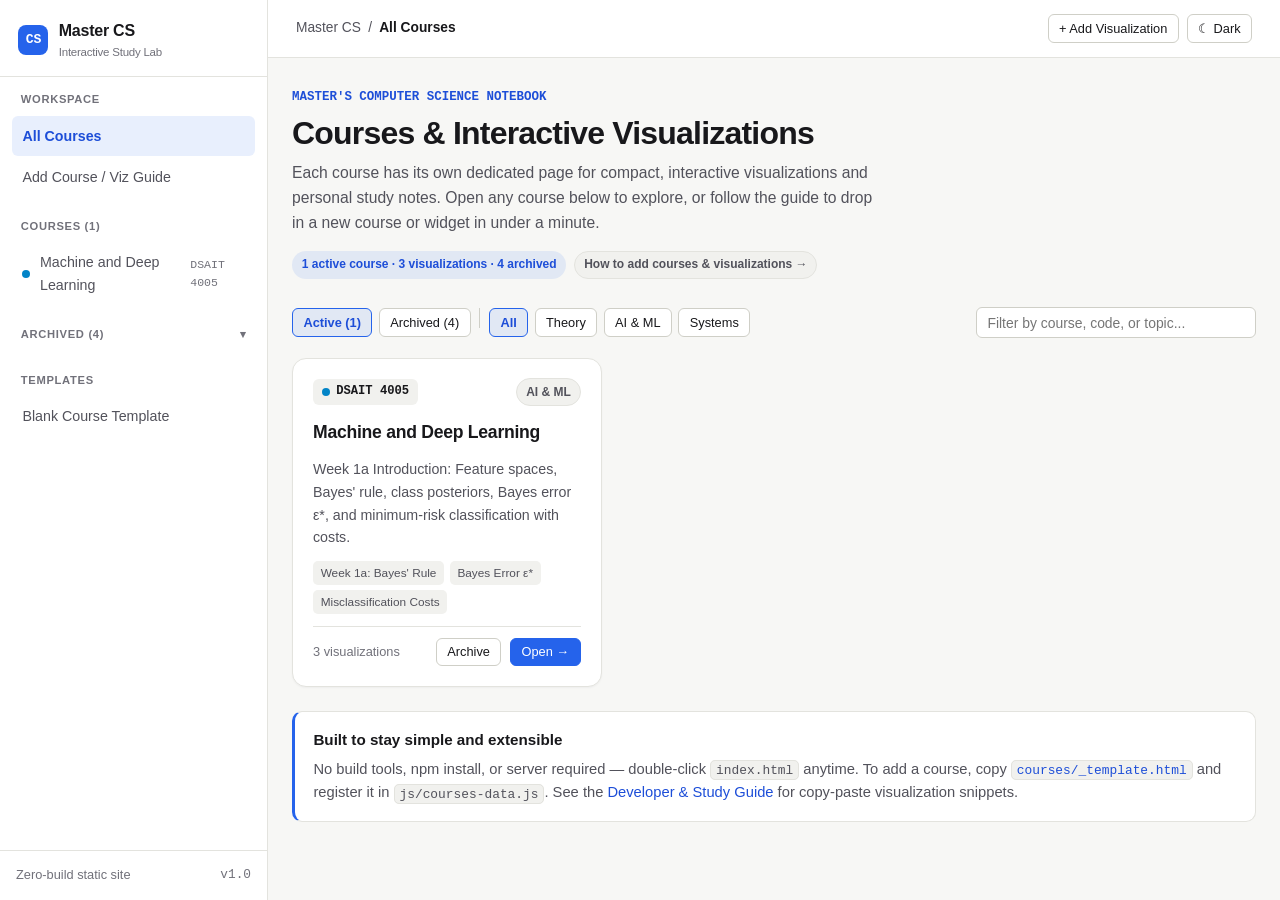
<file: index.html>
<!DOCTYPE html>
<html lang="en">
<head>
  <meta charset="UTF-8" />
  <meta name="viewport" content="width=device-width, initial-scale=1.0" />
  <title>Master CS — Interactive Study Hub</title>
  <link rel="icon" type="image/svg+xml" href="data:image/svg+xml,%3Csvg xmlns='http://www.w3.org/2000/svg' viewBox='0 0 32 32'%3E%3Crect width='32' height='32' rx='8' fill='%232563eb'/%3E%3Ctext x='16' y='21' text-anchor='middle' fill='white' font-family='monospace' font-size='14' font-weight='bold'%3ECS%3C/text%3E%3C/svg%3E" />
  <link rel="stylesheet" href="styles/main.css" />
</head>
<body data-root="." data-page="home">
  <div id="page-content">
    <header class="page-header">
      <div class="page-kicker">MASTER'S COMPUTER SCIENCE NOTEBOOK</div>
      <h1 class="page-title">Courses &amp; Interactive Visualizations</h1>
      <p class="page-desc">
        Each course has its own dedicated page for compact, interactive visualizations and personal study notes.
        Open any course below to explore, or follow the guide to drop in a new course or widget in under a minute.
      </p>
      <div class="topic-jump-bar">
        <span class="badge badge-accent" id="hub-stats">Loading courses...</span>
        <a href="guide.html" class="badge">How to add courses &amp; visualizations →</a>
      </div>
    </header>

    <section class="filter-bar" aria-label="Course filters">
      <div class="filter-pills" id="category-filters"></div>
      <input
        id="course-search"
        type="search"
        class="input search-input"
        placeholder="Filter by course, code, or topic..."
        aria-label="Filter courses"
      />
    </section>

    <section class="course-grid" id="course-grid" aria-label="Course list"></section>

    <div class="callout">
      <h4>Built to stay simple and extensible</h4>
      <p>
        No build tools, npm install, or server required — double-click <code>index.html</code> anytime.
        To add a course, copy <a href="courses/_template.html"><code>courses/_template.html</code></a> and register it in
        <code>js/courses-data.js</code>. See the <a href="guide.html">Developer &amp; Study Guide</a> for copy-paste visualization snippets.
      </p>
    </div>
  </div>

  <script src="js/courses-data.js"></script>
  <script src="js/layout.js"></script>
  <script src="js/home.js"></script>
</body>
</html>
</file>
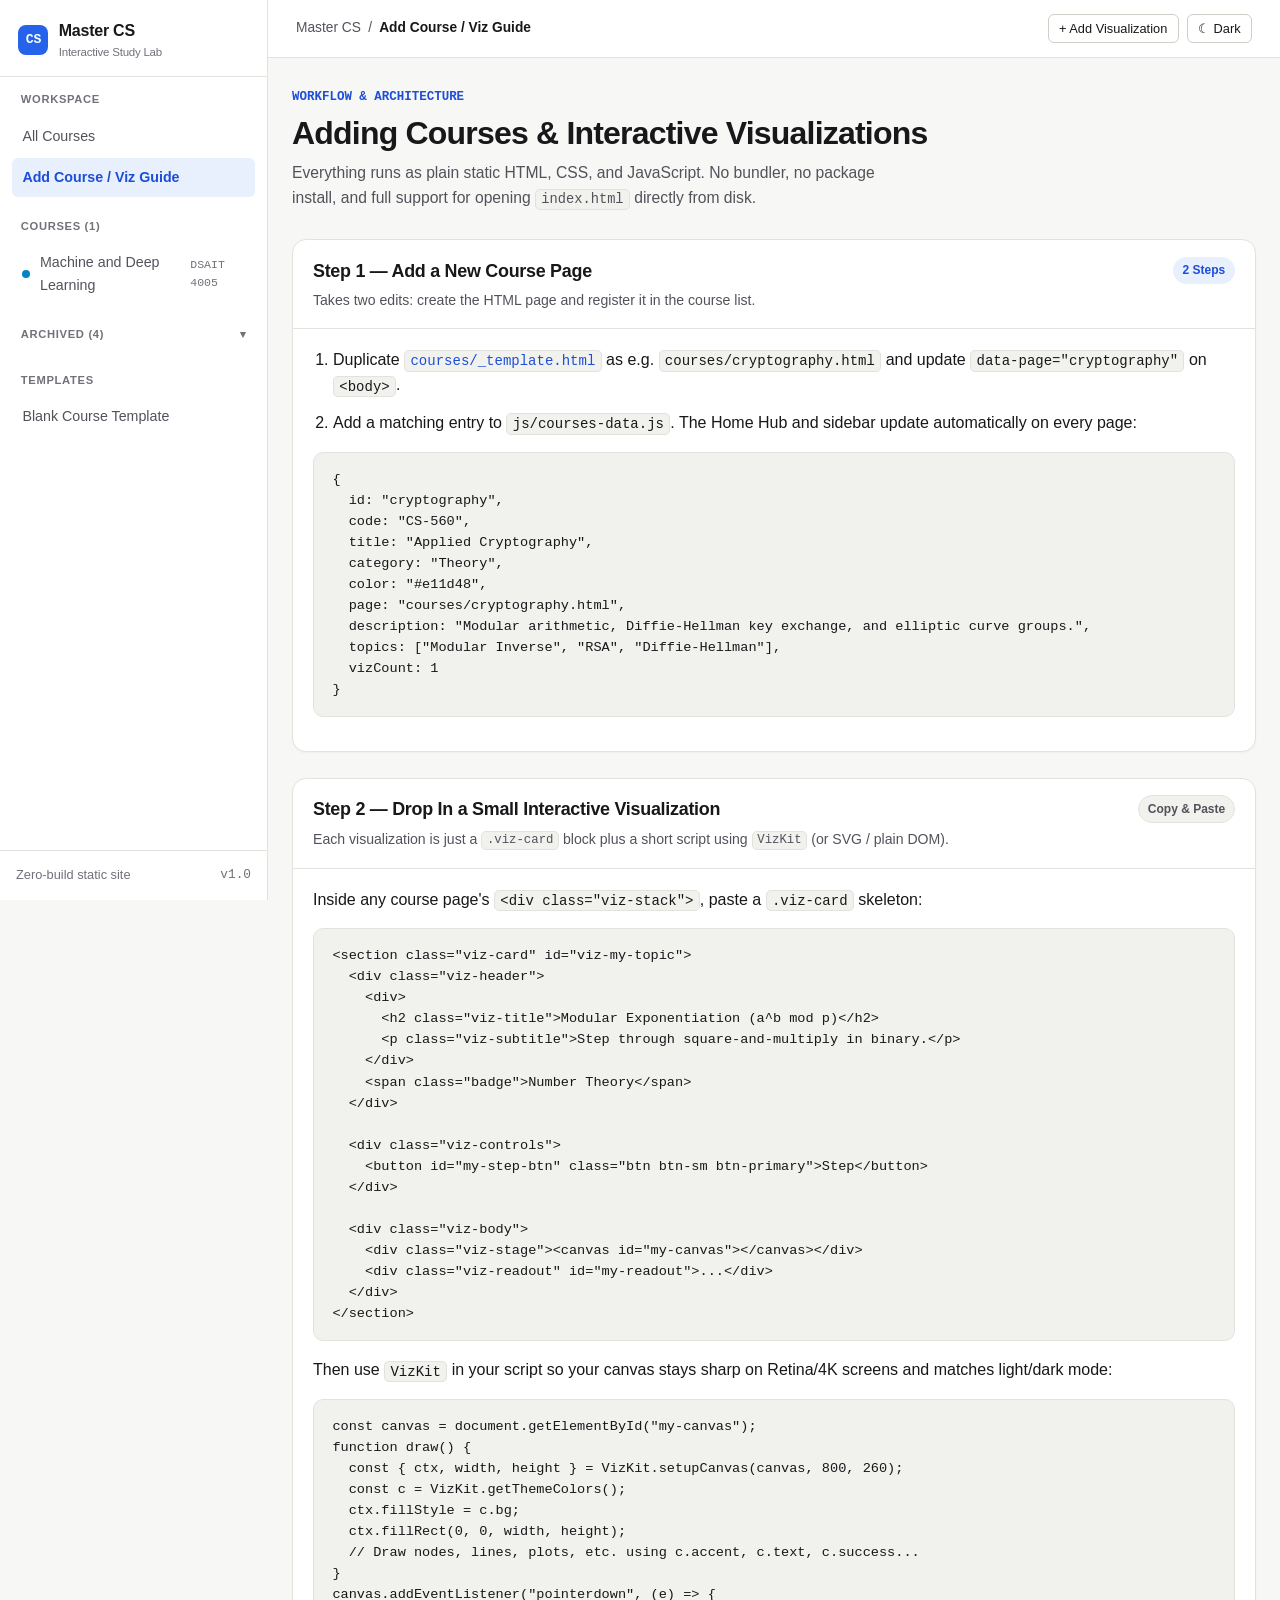
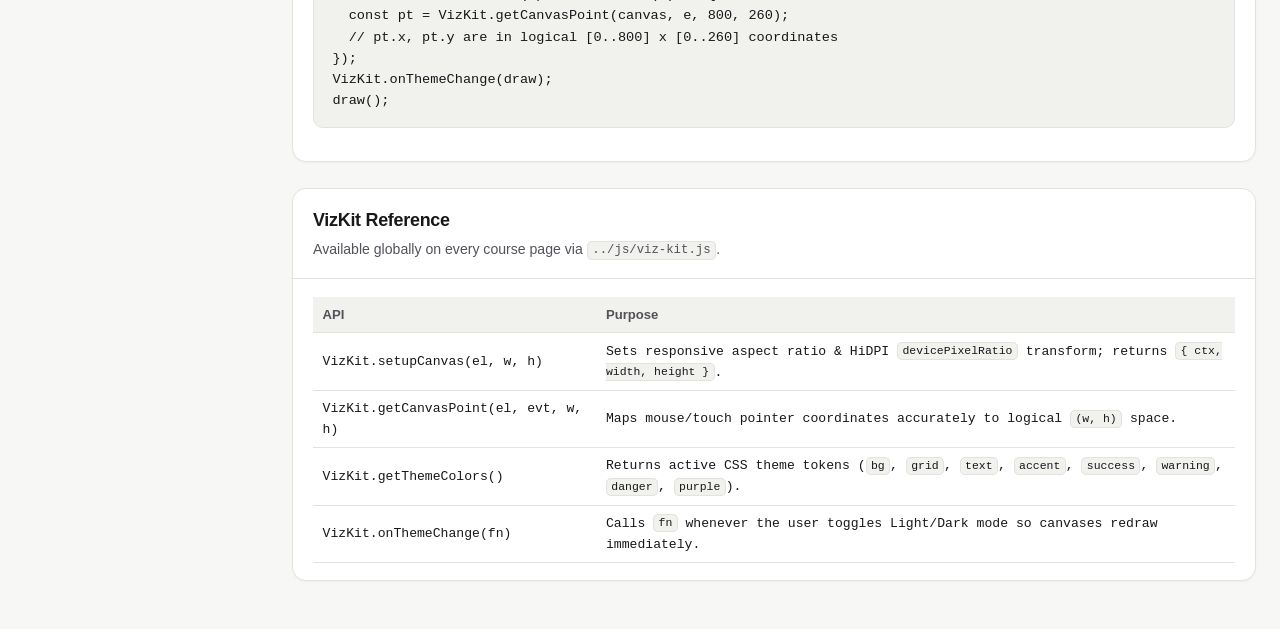
<file: guide.html>
<!DOCTYPE html>
<html lang="en">
<head>
  <meta charset="UTF-8" />
  <meta name="viewport" content="width=device-width, initial-scale=1.0" />
  <title>Add Course &amp; Visualization Guide — Master CS</title>
  <link rel="icon" type="image/svg+xml" href="data:image/svg+xml,%3Csvg xmlns='http://www.w3.org/2000/svg' viewBox='0 0 32 32'%3E%3Crect width='32' height='32' rx='8' fill='%232563eb'/%3E%3Ctext x='16' y='21' text-anchor='middle' fill='white' font-family='monospace' font-size='14' font-weight='bold'%3ECS%3C/text%3E%3C/svg%3E" />
  <link rel="stylesheet" href="styles/main.css" />
</head>
<body data-root="." data-page="guide">
  <div id="page-content">
    <header class="page-header">
      <div class="page-kicker">WORKFLOW &amp; ARCHITECTURE</div>
      <h1 class="page-title">Adding Courses &amp; Interactive Visualizations</h1>
      <p class="page-desc">
        Everything runs as plain static HTML, CSS, and JavaScript. No bundler, no package install, and full support for opening <code>index.html</code> directly from disk.
      </p>
    </header>

    <div class="viz-stack">
      <section class="viz-card">
        <div class="viz-header">
          <div>
            <h2 class="viz-title">Step 1 — Add a New Course Page</h2>
            <p class="viz-subtitle">Takes two edits: create the HTML page and register it in the course list.</p>
          </div>
          <span class="badge badge-accent">2 Steps</span>
        </div>
        <div class="viz-body">
          <ol style="margin-top:0; padding-left:1.25rem;">
            <li style="margin-bottom:0.75rem;">
              Duplicate <a href="courses/_template.html"><code>courses/_template.html</code></a> as e.g. <code>courses/cryptography.html</code> and update <code>data-page="cryptography"</code> on <code>&lt;body&gt;</code>.
            </li>
            <li>
              Add a matching entry to <code>js/courses-data.js</code>. The Home Hub and sidebar update automatically on every page:
            </li>
          </ol>
<pre><code>{
  id: "cryptography",
  code: "CS-560",
  title: "Applied Cryptography",
  category: "Theory",
  color: "#e11d48",
  page: "courses/cryptography.html",
  description: "Modular arithmetic, Diffie-Hellman key exchange, and elliptic curve groups.",
  topics: ["Modular Inverse", "RSA", "Diffie-Hellman"],
  vizCount: 1
}</code></pre>
        </div>
      </section>

      <section class="viz-card">
        <div class="viz-header">
          <div>
            <h2 class="viz-title">Step 2 — Drop In a Small Interactive Visualization</h2>
            <p class="viz-subtitle">Each visualization is just a <code>.viz-card</code> block plus a short script using <code>VizKit</code> (or SVG / plain DOM).</p>
          </div>
          <span class="badge">Copy &amp; Paste</span>
        </div>
        <div class="viz-body">
          <p style="margin-top:0;">
            Inside any course page's <code>&lt;div class="viz-stack"&gt;</code>, paste a <code>.viz-card</code> skeleton:
          </p>
<pre><code>&lt;section class="viz-card" id="viz-my-topic"&gt;
  &lt;div class="viz-header"&gt;
    &lt;div&gt;
      &lt;h2 class="viz-title"&gt;Modular Exponentiation (a^b mod p)&lt;/h2&gt;
      &lt;p class="viz-subtitle"&gt;Step through square-and-multiply in binary.&lt;/p&gt;
    &lt;/div&gt;
    &lt;span class="badge"&gt;Number Theory&lt;/span&gt;
  &lt;/div&gt;

  &lt;div class="viz-controls"&gt;
    &lt;button id="my-step-btn" class="btn btn-sm btn-primary"&gt;Step&lt;/button&gt;
  &lt;/div&gt;

  &lt;div class="viz-body"&gt;
    &lt;div class="viz-stage"&gt;&lt;canvas id="my-canvas"&gt;&lt;/canvas&gt;&lt;/div&gt;
    &lt;div class="viz-readout" id="my-readout"&gt;...&lt;/div&gt;
  &lt;/div&gt;
&lt;/section&gt;</code></pre>

          <p>Then use <code>VizKit</code> in your script so your canvas stays sharp on Retina/4K screens and matches light/dark mode:</p>
<pre><code>const canvas = document.getElementById("my-canvas");
function draw() {
  const { ctx, width, height } = VizKit.setupCanvas(canvas, 800, 260);
  const c = VizKit.getThemeColors();
  ctx.fillStyle = c.bg;
  ctx.fillRect(0, 0, width, height);
  // Draw nodes, lines, plots, etc. using c.accent, c.text, c.success...
}
canvas.addEventListener("pointerdown", (e) =&gt; {
  const pt = VizKit.getCanvasPoint(canvas, e, 800, 260);
  // pt.x, pt.y are in logical [0..800] x [0..260] coordinates
});
VizKit.onThemeChange(draw);
draw();</code></pre>
        </div>
      </section>

      <section class="viz-card">
        <div class="viz-header">
          <div>
            <h2 class="viz-title">VizKit Reference</h2>
            <p class="viz-subtitle">Available globally on every course page via <code>../js/viz-kit.js</code>.</p>
          </div>
        </div>
        <div class="viz-body">
          <table class="data-table">
            <thead>
              <tr>
                <th>API</th>
                <th>Purpose</th>
              </tr>
            </thead>
            <tbody>
              <tr>
                <td>VizKit.setupCanvas(el, w, h)</td>
                <td>Sets responsive aspect ratio &amp; HiDPI <code>devicePixelRatio</code> transform; returns <code>{ ctx, width, height }</code>.</td>
              </tr>
              <tr>
                <td>VizKit.getCanvasPoint(el, evt, w, h)</td>
                <td>Maps mouse/touch pointer coordinates accurately to logical <code>(w, h)</code> space.</td>
              </tr>
              <tr>
                <td>VizKit.getThemeColors()</td>
                <td>Returns active CSS theme tokens (<code>bg</code>, <code>grid</code>, <code>text</code>, <code>accent</code>, <code>success</code>, <code>warning</code>, <code>danger</code>, <code>purple</code>).</td>
              </tr>
              <tr>
                <td>VizKit.onThemeChange(fn)</td>
                <td>Calls <code>fn</code> whenever the user toggles Light/Dark mode so canvases redraw immediately.</td>
              </tr>
            </tbody>
          </table>
        </div>
      </section>
    </div>
  </div>

  <script src="js/courses-data.js"></script>
  <script src="js/layout.js"></script>
</body>
</html>
</file>
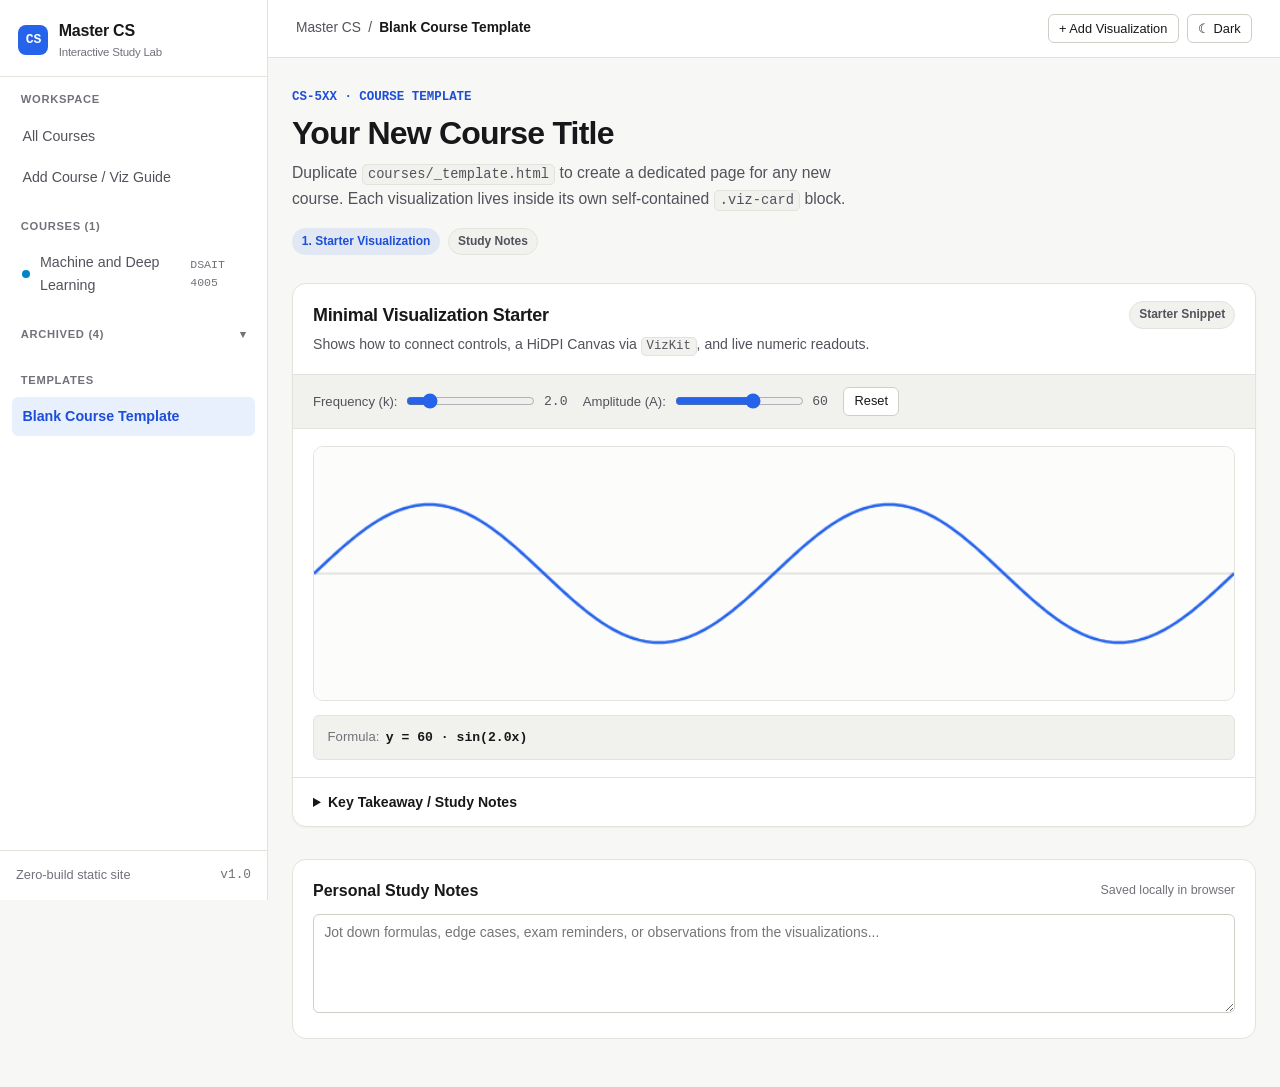
<file: courses/_template.html>
<!DOCTYPE html>
<html lang="en">
<head>
  <meta charset="UTF-8" />
  <meta name="viewport" content="width=device-width, initial-scale=1.0" />
  <title>Course Template — Master CS</title>
  <link rel="icon" type="image/svg+xml" href="data:image/svg+xml,%3Csvg xmlns='http://www.w3.org/2000/svg' viewBox='0 0 32 32'%3E%3Crect width='32' height='32' rx='8' fill='%232563eb'/%3E%3Ctext x='16' y='21' text-anchor='middle' fill='white' font-family='monospace' font-size='14' font-weight='bold'%3ECS%3C/text%3E%3C/svg%3E" />
  <link rel="stylesheet" href="../styles/main.css" />
</head>
<!--
  HOW TO USE THIS TEMPLATE:
  1. Copy this file to courses/your-course.html
  2. Change data-page="template" below to match your course id (e.g. data-page="cryptography")
  3. Add an entry for your course in ../js/courses-data.js
  4. Replace the example .viz-card below with your own visualizations!
-->
<body data-root=".." data-page="template">
  <div id="page-content">
    <header class="page-header">
      <div class="page-kicker">CS-5XX · COURSE TEMPLATE</div>
      <h1 class="page-title">Your New Course Title</h1>
      <p class="page-desc">
        Duplicate <code>courses/_template.html</code> to create a dedicated page for any new course.
        Each visualization lives inside its own self-contained <code>.viz-card</code> block.
      </p>
      <div class="topic-jump-bar">
        <a href="#viz-example" class="badge badge-accent">1. Starter Visualization</a>
        <a href="#course-notes" class="badge">Study Notes</a>
      </div>
    </header>

    <div class="viz-stack">
      <!-- ================================================================
           VISUALIZATION SLOT (Copy this <section class="viz-card"> to add more!)
           ================================================================ -->
      <section class="viz-card" id="viz-example">
        <div class="viz-header">
          <div>
            <h2 class="viz-title">Minimal Visualization Starter</h2>
            <p class="viz-subtitle">
              Shows how to connect controls, a HiDPI Canvas via <code>VizKit</code>, and live numeric readouts.
            </p>
          </div>
          <span class="badge">Starter Snippet</span>
        </div>

        <div class="viz-controls">
          <div class="control-group">
            <label for="tmpl-freq">Frequency (k):</label>
            <input id="tmpl-freq" type="range" min="1" max="8" step="0.5" value="2" />
            <span class="mono" id="tmpl-freq-val">2.0</span>
          </div>
          <div class="control-group">
            <label for="tmpl-amp">Amplitude (A):</label>
            <input id="tmpl-amp" type="range" min="10" max="90" step="5" value="60" />
            <span class="mono" id="tmpl-amp-val">60</span>
          </div>
          <button id="tmpl-reset" class="btn btn-sm" type="button">Reset</button>
        </div>

        <div class="viz-body">
          <div class="viz-stage">
            <canvas id="tmpl-canvas"></canvas>
          </div>
          <div class="viz-readout">
            <span class="metric">
              <span class="metric-label">Formula:</span>
              <span class="metric-value" id="tmpl-formula">y = 60 · sin(2.0x)</span>
            </span>
          </div>
        </div>

        <details class="viz-notes">
          <summary>Key Takeaway / Study Notes</summary>
          <p>
            Use this collapsible panel under any visualization to capture definitions, proofs, or edge cases you want to remember for exams.
          </p>
        </details>
      </section>
    </div>

    <!-- Optional persistent per-page study notes saved in browser localStorage -->
    <div id="course-notes"></div>
  </div>

  <script src="../js/courses-data.js"></script>
  <script src="../js/layout.js"></script>
  <script src="../js/viz-kit.js"></script>
  <script>
    (function () {
      const canvas = document.getElementById("tmpl-canvas");
      const freqInput = document.getElementById("tmpl-freq");
      const ampInput = document.getElementById("tmpl-amp");
      const freqVal = document.getElementById("tmpl-freq-val");
      const ampVal = document.getElementById("tmpl-amp-val");
      const formulaEl = document.getElementById("tmpl-formula");
      const resetBtn = document.getElementById("tmpl-reset");

      const W = 800;
      const H = 220;

      function draw() {
        const { ctx } = VizKit.setupCanvas(canvas, W, H);
        const colors = VizKit.getThemeColors();
        const k = parseFloat(freqInput.value);
        const A = parseFloat(ampInput.value);

        freqVal.textContent = k.toFixed(1);
        ampVal.textContent = A.toFixed(0);
        formulaEl.textContent = `y = ${A} · sin(${k.toFixed(1)}x)`;

        ctx.fillStyle = colors.bg;
        ctx.fillRect(0, 0, W, H);

        // Center axis
        ctx.strokeStyle = colors.borderStrong;
        ctx.lineWidth = 1;
        ctx.beginPath();
        ctx.moveTo(0, H / 2);
        ctx.lineTo(W, H / 2);
        ctx.stroke();

        // Curve
        ctx.strokeStyle = colors.accent;
        ctx.lineWidth = 2.5;
        ctx.beginPath();
        for (let px = 0; px <= W; px += 2) {
          const t = (px / W) * Math.PI * 2;
          const y = H / 2 - A * Math.sin(k * t);
          if (px === 0) ctx.moveTo(px, y);
          else ctx.lineTo(px, y);
        }
        ctx.stroke();
      }

      freqInput.addEventListener("input", draw);
      ampInput.addEventListener("input", draw);
      resetBtn.addEventListener("click", () => {
        freqInput.value = "2";
        ampInput.value = "60";
        draw();
      });
      VizKit.onThemeChange(draw);
      draw();
    })();
  </script>
</body>
</html>
</file>
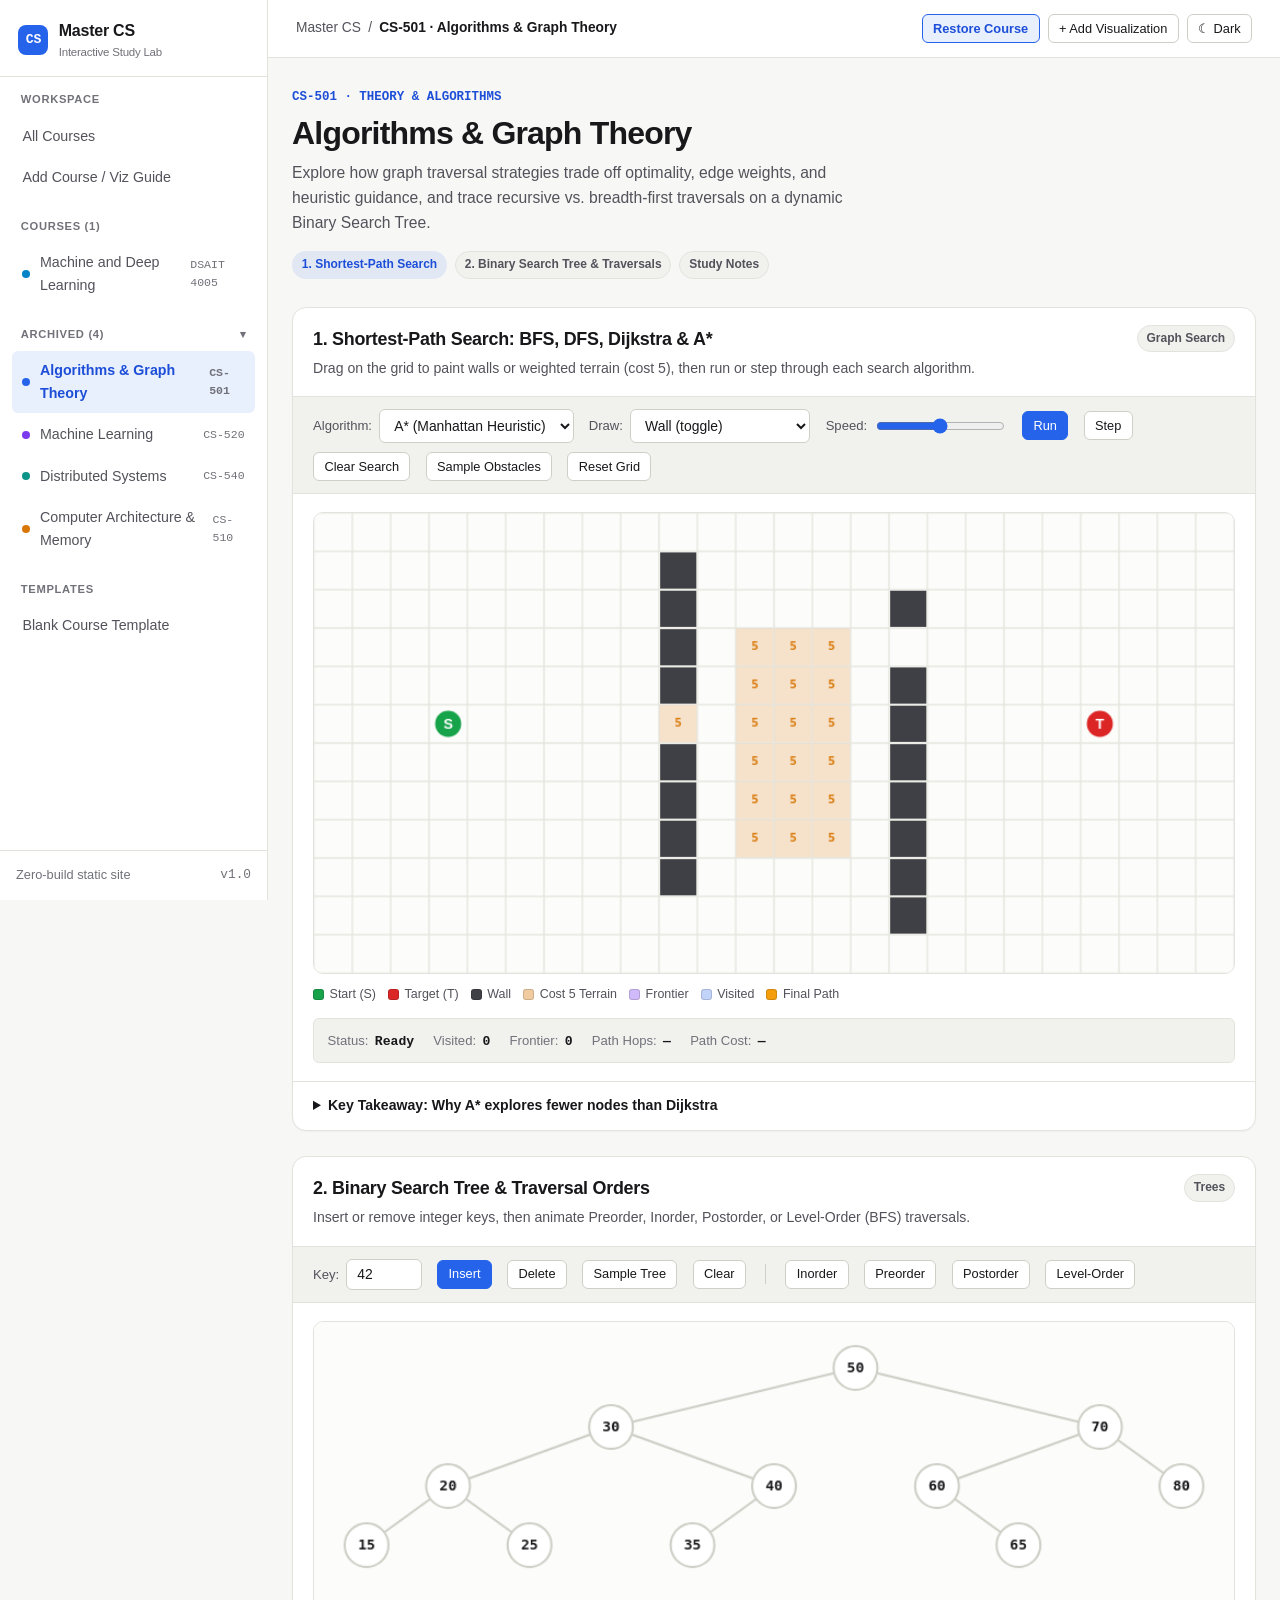
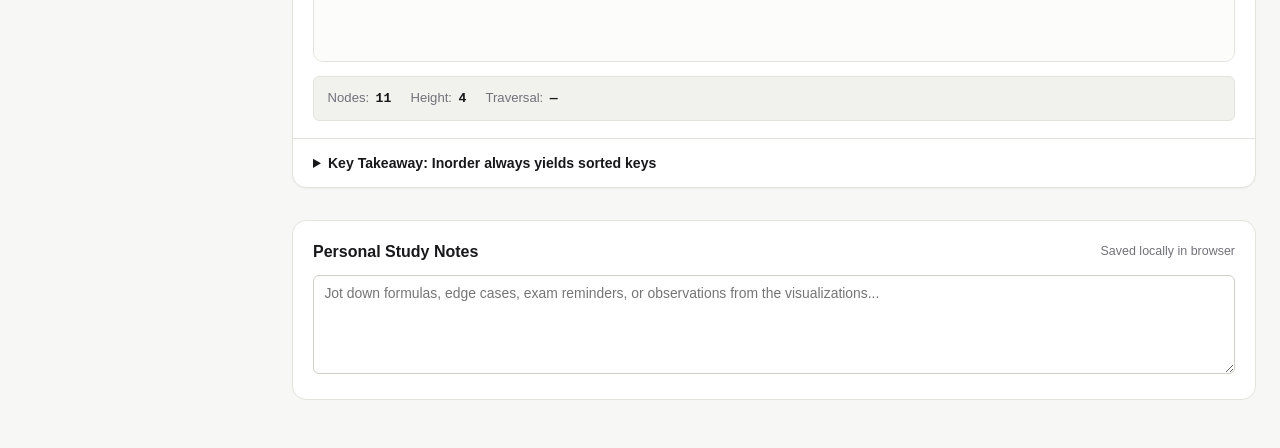
<file: courses/algorithms.html>
<!DOCTYPE html>
<html lang="en">
<head>
  <meta charset="UTF-8" />
  <meta name="viewport" content="width=device-width, initial-scale=1.0" />
  <title>CS-501: Algorithms &amp; Graph Theory — Master CS</title>
  <link rel="icon" type="image/svg+xml" href="data:image/svg+xml,%3Csvg xmlns='http://www.w3.org/2000/svg' viewBox='0 0 32 32'%3E%3Crect width='32' height='32' rx='8' fill='%232563eb'/%3E%3Ctext x='16' y='21' text-anchor='middle' fill='white' font-family='monospace' font-size='14' font-weight='bold'%3ECS%3C/text%3E%3C/svg%3E" />
  <link rel="stylesheet" href="../styles/main.css" />
</head>
<body data-root=".." data-page="algorithms">
  <div id="page-content">
    <header class="page-header">
      <div class="page-kicker">CS-501 · THEORY &amp; ALGORITHMS</div>
      <h1 class="page-title">Algorithms &amp; Graph Theory</h1>
      <p class="page-desc">
        Explore how graph traversal strategies trade off optimality, edge weights, and heuristic guidance,
        and trace recursive vs. breadth-first traversals on a dynamic Binary Search Tree.
      </p>
      <div class="topic-jump-bar">
        <a href="#viz-pathfinding" class="badge badge-accent">1. Shortest-Path Search</a>
        <a href="#viz-bst" class="badge">2. Binary Search Tree &amp; Traversals</a>
        <a href="#course-notes" class="badge">Study Notes</a>
      </div>
    </header>

    <div class="viz-stack">
      <!-- Visualization 1: Graph Pathfinding -->
      <section class="viz-card" id="viz-pathfinding">
        <div class="viz-header">
          <div>
            <h2 class="viz-title">1. Shortest-Path Search: BFS, DFS, Dijkstra &amp; A*</h2>
            <p class="viz-subtitle">
              Drag on the grid to paint walls or weighted terrain (cost 5), then run or step through each search algorithm.
            </p>
          </div>
          <span class="badge">Graph Search</span>
        </div>

        <div class="viz-controls">
          <div class="control-group">
            <label for="pf-algo">Algorithm:</label>
            <select id="pf-algo" class="select">
              <option value="bfs">BFS (Unweighted)</option>
              <option value="dfs">DFS (Depth-First)</option>
              <option value="dijkstra">Dijkstra (Weighted)</option>
              <option value="astar" selected>A* (Manhattan Heuristic)</option>
            </select>
          </div>

          <div class="control-group">
            <label for="pf-brush">Draw:</label>
            <select id="pf-brush" class="select">
              <option value="wall" selected>Wall (toggle)</option>
              <option value="weight">Rough Terrain (cost 5)</option>
              <option value="start">Move Start (S)</option>
              <option value="goal">Move Goal (T)</option>
            </select>
          </div>

          <div class="control-group">
            <label for="pf-speed">Speed:</label>
            <input id="pf-speed" type="range" min="1" max="5" step="1" value="3" />
          </div>

          <button id="pf-run" class="btn btn-sm btn-primary" type="button">Run</button>
          <button id="pf-step" class="btn btn-sm" type="button">Step</button>
          <button id="pf-clear-path" class="btn btn-sm" type="button">Clear Search</button>
          <button id="pf-maze" class="btn btn-sm" type="button">Sample Obstacles</button>
          <button id="pf-reset" class="btn btn-sm" type="button">Reset Grid</button>
        </div>

        <div class="viz-body">
          <div class="viz-stage">
            <canvas id="pf-canvas"></canvas>
          </div>

          <div class="viz-legend">
            <span class="legend-item"><span class="legend-swatch" style="background:#16a34a"></span>Start (S)</span>
            <span class="legend-item"><span class="legend-swatch" style="background:#dc2626"></span>Target (T)</span>
            <span class="legend-item"><span class="legend-swatch" style="background:#3f3f46"></span>Wall</span>
            <span class="legend-item"><span class="legend-swatch" style="background:rgba(217,119,6,0.38)"></span>Cost 5 Terrain</span>
            <span class="legend-item"><span class="legend-swatch" style="background:rgba(124,58,237,0.35)"></span>Frontier</span>
            <span class="legend-item"><span class="legend-swatch" style="background:rgba(37,99,235,0.28)"></span>Visited</span>
            <span class="legend-item"><span class="legend-swatch" style="background:#f59e0b"></span>Final Path</span>
          </div>

          <div class="viz-readout">
            <span class="metric"><span class="metric-label">Status:</span><span class="metric-value" id="pf-status">Ready</span></span>
            <span class="metric"><span class="metric-label">Visited:</span><span class="metric-value" id="pf-visited">0</span></span>
            <span class="metric"><span class="metric-label">Frontier:</span><span class="metric-value" id="pf-frontier">0</span></span>
            <span class="metric"><span class="metric-label">Path Hops:</span><span class="metric-value" id="pf-hops">—</span></span>
            <span class="metric"><span class="metric-label">Path Cost:</span><span class="metric-value" id="pf-cost">—</span></span>
          </div>
        </div>

        <details class="viz-notes">
          <summary>Key Takeaway: Why A* explores fewer nodes than Dijkstra</summary>
          <p>
            <strong>BFS</strong> minimizes edge count (hops) and ignores terrain weights.
            <strong>DFS</strong> dives along one branch first and offers no shortest-path guarantee.
            <strong>Dijkstra</strong> expands in order of true cost from start <code>g(n)</code>, guaranteeing optimal weighted paths.
            <strong>A*</strong> prioritizes <code>f(n) = g(n) + h(n)</code>, where the admissible Manhattan heuristic <code>h(n)</code> pulls exploration toward <code>T</code> without ever overestimating remaining cost.
          </p>
        </details>
      </section>

      <!-- Visualization 2: Binary Search Tree & Traversals -->
      <section class="viz-card" id="viz-bst">
        <div class="viz-header">
          <div>
            <h2 class="viz-title">2. Binary Search Tree &amp; Traversal Orders</h2>
            <p class="viz-subtitle">
              Insert or remove integer keys, then animate Preorder, Inorder, Postorder, or Level-Order (BFS) traversals.
            </p>
          </div>
          <span class="badge">Trees</span>
        </div>

        <div class="viz-controls">
          <div class="control-group">
            <label for="bst-input">Key:</label>
            <input id="bst-input" class="input mono" type="number" min="1" max="99" value="42" style="width:76px;" />
          </div>
          <button id="bst-insert" class="btn btn-sm btn-primary" type="button">Insert</button>
          <button id="bst-delete" class="btn btn-sm" type="button">Delete</button>
          <button id="bst-random" class="btn btn-sm" type="button">Sample Tree</button>
          <button id="bst-clear" class="btn btn-sm" type="button">Clear</button>

          <span style="width:1px;height:20px;background:var(--border-strong);margin:0 0.25rem;"></span>

          <button class="btn btn-sm bst-trav-btn" data-order="inorder" type="button">Inorder</button>
          <button class="btn btn-sm bst-trav-btn" data-order="preorder" type="button">Preorder</button>
          <button class="btn btn-sm bst-trav-btn" data-order="postorder" type="button">Postorder</button>
          <button class="btn btn-sm bst-trav-btn" data-order="level" type="button">Level-Order</button>
        </div>

        <div class="viz-body">
          <div class="viz-stage">
            <canvas id="bst-canvas"></canvas>
          </div>
          <div class="viz-readout">
            <span class="metric"><span class="metric-label">Nodes:</span><span class="metric-value" id="bst-count">0</span></span>
            <span class="metric"><span class="metric-label">Height:</span><span class="metric-value" id="bst-height">0</span></span>
            <span class="metric"><span class="metric-label">Traversal:</span><span class="metric-value" id="bst-output">—</span></span>
          </div>
        </div>

        <details class="viz-notes">
          <summary>Key Takeaway: Inorder always yields sorted keys</summary>
          <p>
            Because every BST node satisfies <code>left &lt; node &lt; right</code>, an <strong>Inorder (L → N → R)</strong> traversal produces keys in strictly ascending sorted order.
            <strong>Preorder</strong> captures top-down structure (useful for serializing a tree), while <strong>Postorder</strong> processes children before parents (useful for deleting or evaluating expression trees).
          </p>
        </details>
      </section>
    </div>

    <div id="course-notes"></div>
  </div>

  <script src="../js/courses-data.js"></script>
  <script src="../js/layout.js"></script>
  <script src="../js/viz-kit.js"></script>
  <script src="../js/viz/algorithms-viz.js"></script>
</body>
</html>
</file>
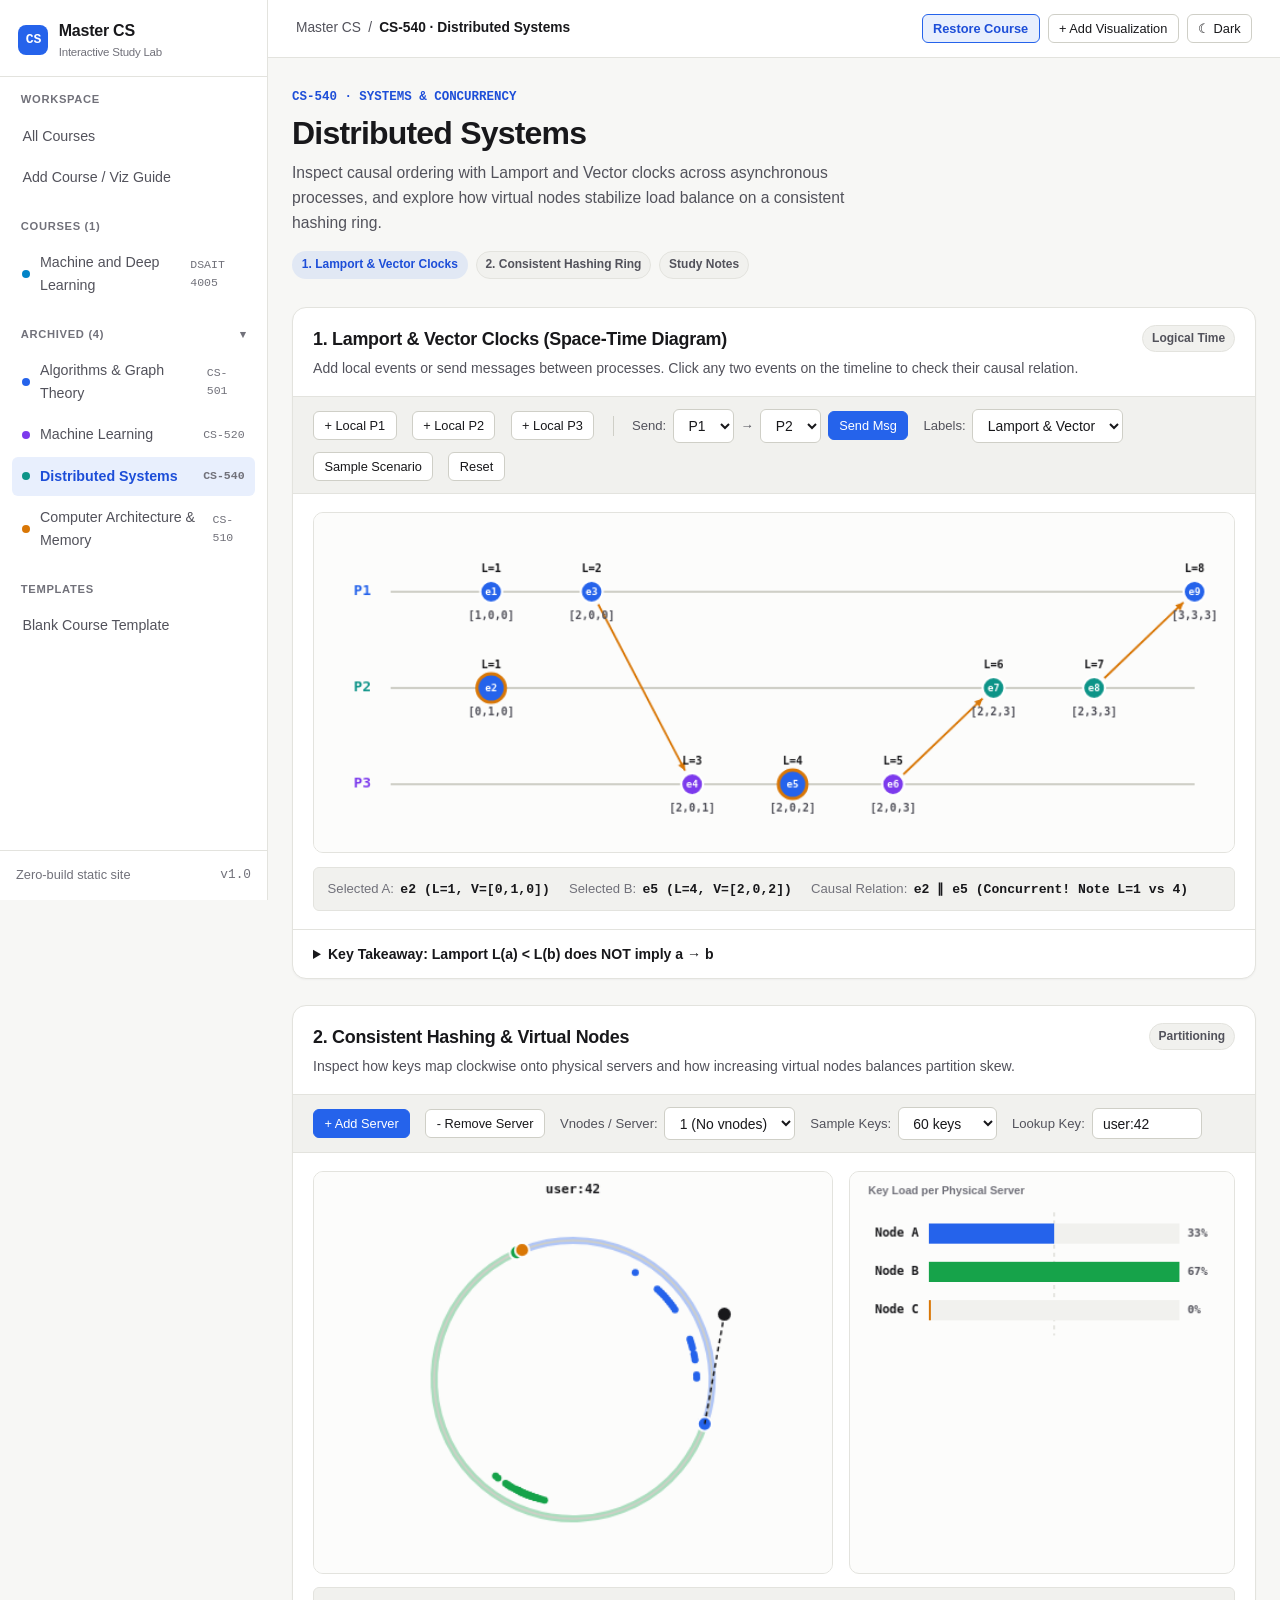
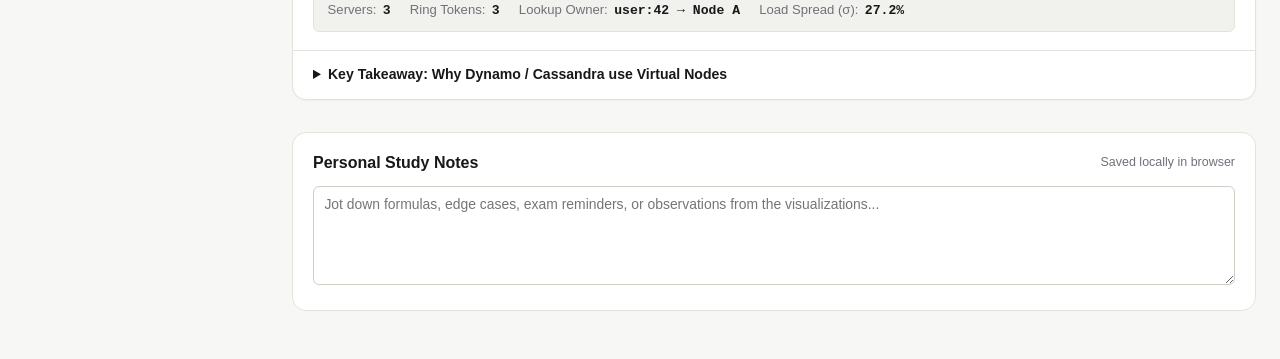
<file: courses/distributed-systems.html>
<!DOCTYPE html>
<html lang="en">
<head>
  <meta charset="UTF-8" />
  <meta name="viewport" content="width=device-width, initial-scale=1.0" />
  <title>CS-540: Distributed Systems — Master CS</title>
  <link rel="icon" type="image/svg+xml" href="data:image/svg+xml,%3Csvg xmlns='http://www.w3.org/2000/svg' viewBox='0 0 32 32'%3E%3Crect width='32' height='32' rx='8' fill='%232563eb'/%3E%3Ctext x='16' y='21' text-anchor='middle' fill='white' font-family='monospace' font-size='14' font-weight='bold'%3ECS%3C/text%3E%3C/svg%3E" />
  <link rel="stylesheet" href="../styles/main.css" />
</head>
<body data-root=".." data-page="distributed-systems">
  <div id="page-content">
    <header class="page-header">
      <div class="page-kicker">CS-540 · SYSTEMS &amp; CONCURRENCY</div>
      <h1 class="page-title">Distributed Systems</h1>
      <p class="page-desc">
        Inspect causal ordering with Lamport and Vector clocks across asynchronous processes,
        and explore how virtual nodes stabilize load balance on a consistent hashing ring.
      </p>
      <div class="topic-jump-bar">
        <a href="#viz-clocks" class="badge badge-accent">1. Lamport &amp; Vector Clocks</a>
        <a href="#viz-ring" class="badge">2. Consistent Hashing Ring</a>
        <a href="#course-notes" class="badge">Study Notes</a>
      </div>
    </header>

    <div class="viz-stack">
      <!-- Visualization 1: Logical & Vector Clocks -->
      <section class="viz-card" id="viz-clocks">
        <div class="viz-header">
          <div>
            <h2 class="viz-title">1. Lamport &amp; Vector Clocks (Space-Time Diagram)</h2>
            <p class="viz-subtitle">
              Add local events or send messages between processes. Click any two events on the timeline to check their causal relation.
            </p>
          </div>
          <span class="badge">Logical Time</span>
        </div>

        <div class="viz-controls">
          <button class="btn btn-sm clk-local-btn" data-p="0" type="button">+ Local P1</button>
          <button class="btn btn-sm clk-local-btn" data-p="1" type="button">+ Local P2</button>
          <button class="btn btn-sm clk-local-btn" data-p="2" type="button">+ Local P3</button>

          <span style="width:1px;height:20px;background:var(--border-strong);margin:0 0.2rem;"></span>

          <div class="control-group">
            <label for="clk-from">Send:</label>
            <select id="clk-from" class="select">
              <option value="0" selected>P1</option>
              <option value="1">P2</option>
              <option value="2">P3</option>
            </select>
            <span>→</span>
            <select id="clk-to" class="select">
              <option value="0">P1</option>
              <option value="1" selected>P2</option>
              <option value="2">P3</option>
            </select>
            <button id="clk-send" class="btn btn-sm btn-primary" type="button">Send Msg</button>
          </div>

          <div class="control-group">
            <label for="clk-mode">Labels:</label>
            <select id="clk-mode" class="select">
              <option value="both" selected>Lamport &amp; Vector</option>
              <option value="lamport">Lamport L(e)</option>
              <option value="vector">Vector V(e)</option>
            </select>
          </div>

          <button id="clk-sample" class="btn btn-sm" type="button">Sample Scenario</button>
          <button id="clk-reset" class="btn btn-sm" type="button">Reset</button>
        </div>

        <div class="viz-body">
          <div class="viz-stage">
            <canvas id="clk-canvas"></canvas>
          </div>
          <div class="viz-readout">
            <span class="metric"><span class="metric-label">Selected A:</span><span class="metric-value" id="clk-sel-a">Click an event</span></span>
            <span class="metric"><span class="metric-label">Selected B:</span><span class="metric-value" id="clk-sel-b">Click another event</span></span>
            <span class="metric"><span class="metric-label">Causal Relation:</span><span class="metric-value" id="clk-relation">—</span></span>
          </div>
        </div>

        <details class="viz-notes">
          <summary>Key Takeaway: Lamport L(a) &lt; L(b) does NOT imply a → b</summary>
          <p>
            Lamport clocks guarantee <code>a → b ⇒ L(a) &lt; L(b)</code>, but concurrent events <code>a ∥ b</code> can still have different scalar timestamps.
            <strong>Vector clocks</strong> close the gap in both directions: <code>a → b ⇔ V(a) &lt; V(b)</code>.
            In the default Sample Scenario, try clicking <code>e2</code> on P2 and <code>e5</code> on P3 to observe concurrency despite <code>L(e2) &lt; L(e5)</code>.
          </p>
        </details>
      </section>

      <!-- Visualization 2: Consistent Hashing Ring -->
      <section class="viz-card" id="viz-ring">
        <div class="viz-header">
          <div>
            <h2 class="viz-title">2. Consistent Hashing &amp; Virtual Nodes</h2>
            <p class="viz-subtitle">
              Inspect how keys map clockwise onto physical servers and how increasing virtual nodes balances partition skew.
            </p>
          </div>
          <span class="badge">Partitioning</span>
        </div>

        <div class="viz-controls">
          <button id="ring-add-node" class="btn btn-sm btn-primary" type="button">+ Add Server</button>
          <button id="ring-rem-node" class="btn btn-sm" type="button">- Remove Server</button>

          <div class="control-group">
            <label for="ring-vnodes">Vnodes / Server:</label>
            <select id="ring-vnodes" class="select">
              <option value="1" selected>1 (No vnodes)</option>
              <option value="3">3</option>
              <option value="8">8</option>
              <option value="16">16</option>
            </select>
          </div>

          <div class="control-group">
            <label for="ring-keys">Sample Keys:</label>
            <select id="ring-keys" class="select">
              <option value="24">24 keys</option>
              <option value="60" selected>60 keys</option>
              <option value="120">120 keys</option>
            </select>
          </div>

          <div class="control-group">
            <label for="ring-lookup">Lookup Key:</label>
            <input id="ring-lookup" class="input mono" type="text" value="user:42" style="width:110px;" />
          </div>
        </div>

        <div class="viz-body">
          <div class="viz-split">
            <div class="viz-stage">
              <canvas id="ring-canvas"></canvas>
            </div>
            <div class="viz-stage">
              <canvas id="ring-bars"></canvas>
            </div>
          </div>

          <div class="viz-readout">
            <span class="metric"><span class="metric-label">Servers:</span><span class="metric-value" id="ring-srv-count">3</span></span>
            <span class="metric"><span class="metric-label">Ring Tokens:</span><span class="metric-value" id="ring-tok-count">3</span></span>
            <span class="metric"><span class="metric-label">Lookup Owner:</span><span class="metric-value" id="ring-owner">—</span></span>
            <span class="metric"><span class="metric-label">Load Spread (σ):</span><span class="metric-value" id="ring-spread">—</span></span>
          </div>
        </div>

        <details class="viz-notes">
          <summary>Key Takeaway: Why Dynamo / Cassandra use Virtual Nodes</summary>
          <p>
            With only 1 token per server, random hash placement produces uneven arc lengths (hotspots).
            Assigning <code>V</code> virtual nodes per physical server interleaves segments around the 32-bit hash ring, reducing key-count variance roughly by <code>1 / √V</code> while keeping key churn minimal (<code>O(K / N)</code>) when a node joins or leaves.
          </p>
        </details>
      </section>
    </div>

    <div id="course-notes"></div>
  </div>

  <script src="../js/courses-data.js"></script>
  <script src="../js/layout.js"></script>
  <script src="../js/viz-kit.js"></script>
  <script src="../js/viz/distributed-viz.js"></script>
</body>
</html>
</file>
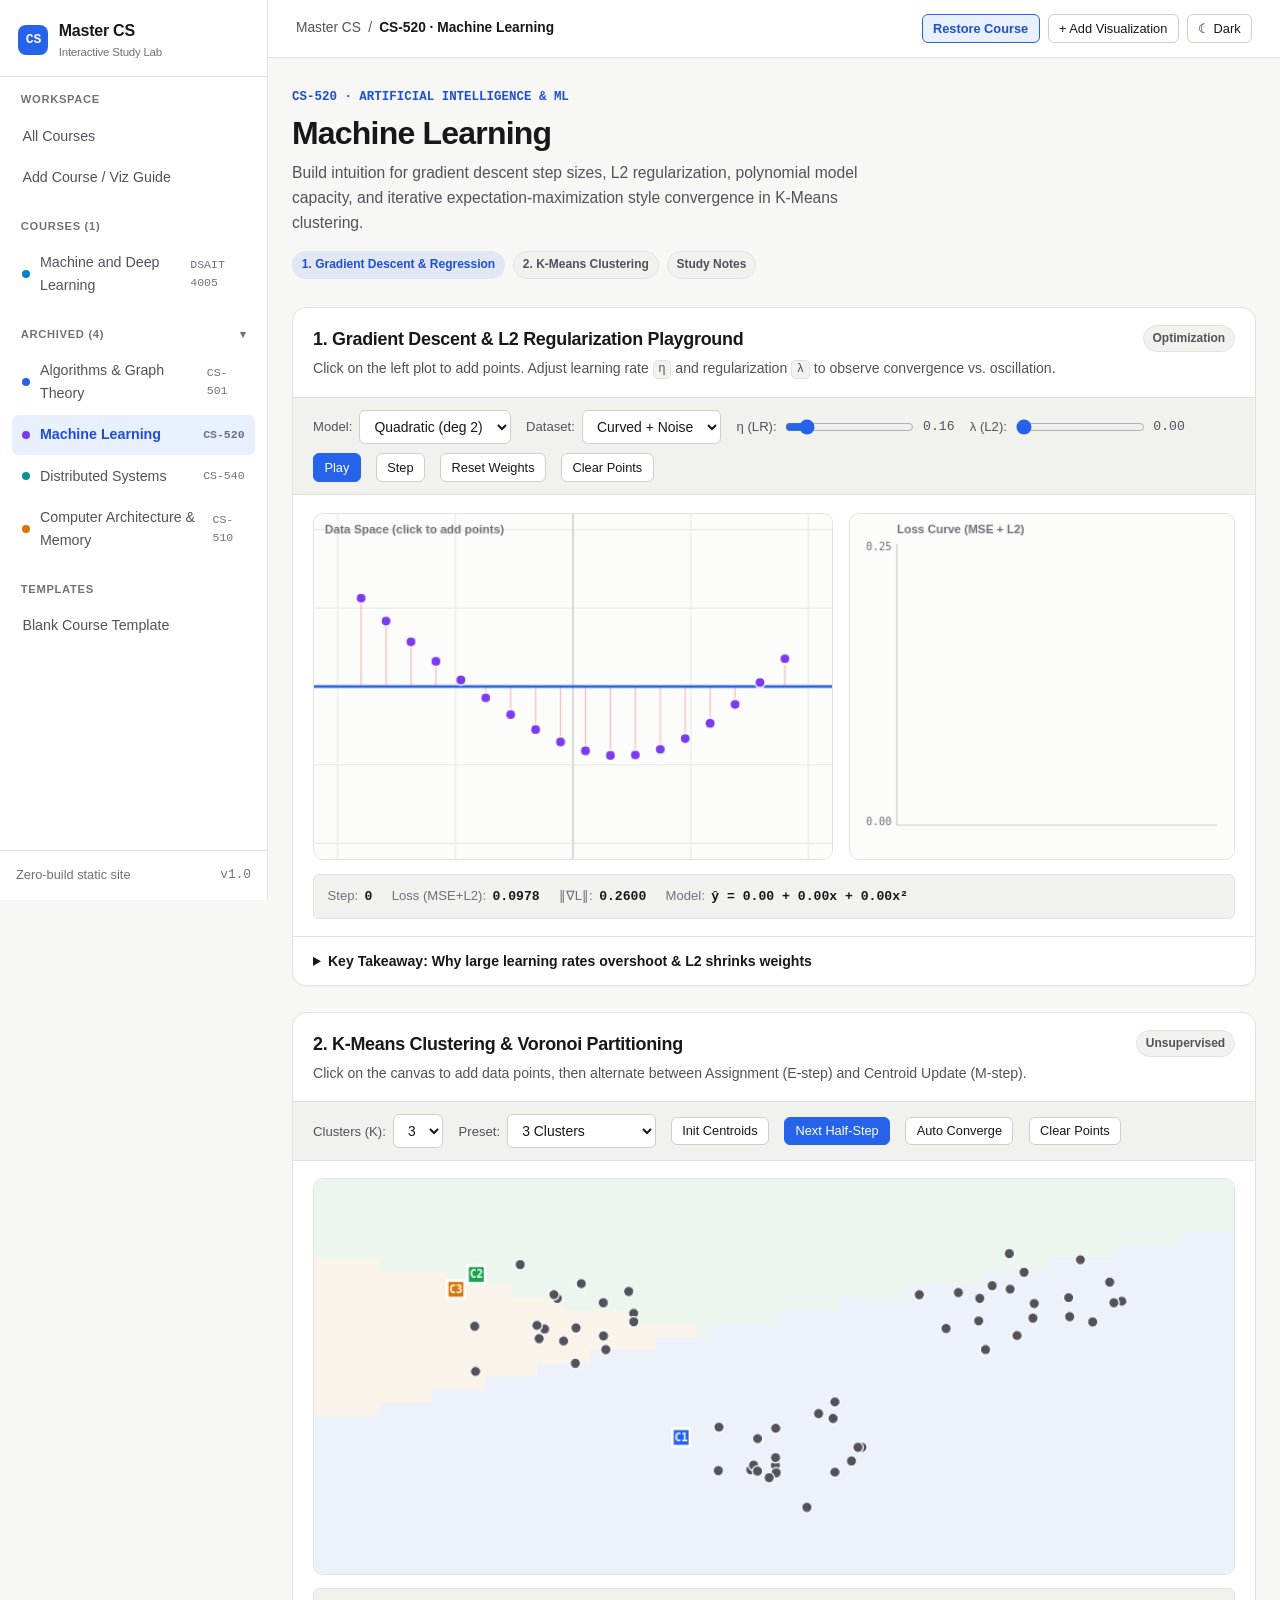
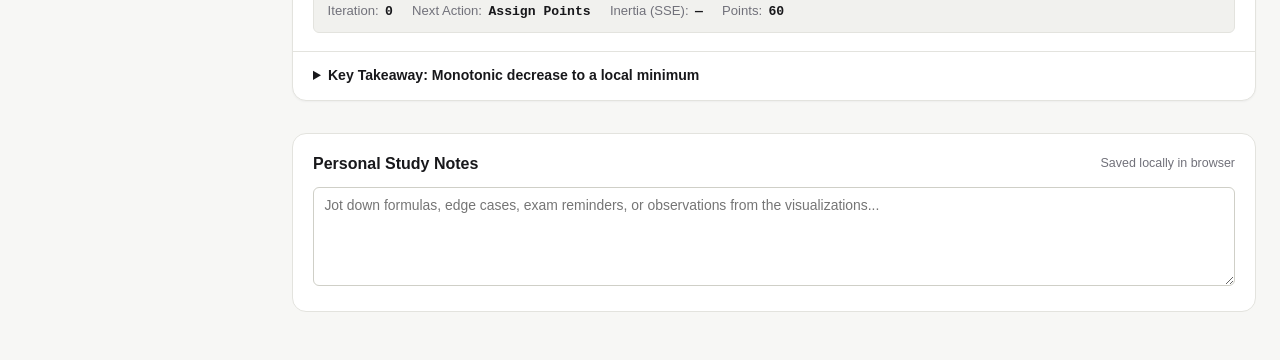
<file: courses/machine-learning.html>
<!DOCTYPE html>
<html lang="en">
<head>
  <meta charset="UTF-8" />
  <meta name="viewport" content="width=device-width, initial-scale=1.0" />
  <title>CS-520: Machine Learning — Master CS</title>
  <link rel="icon" type="image/svg+xml" href="data:image/svg+xml,%3Csvg xmlns='http://www.w3.org/2000/svg' viewBox='0 0 32 32'%3E%3Crect width='32' height='32' rx='8' fill='%232563eb'/%3E%3Ctext x='16' y='21' text-anchor='middle' fill='white' font-family='monospace' font-size='14' font-weight='bold'%3ECS%3C/text%3E%3C/svg%3E" />
  <link rel="stylesheet" href="../styles/main.css" />
</head>
<body data-root=".." data-page="machine-learning">
  <div id="page-content">
    <header class="page-header">
      <div class="page-kicker">CS-520 · ARTIFICIAL INTELLIGENCE &amp; ML</div>
      <h1 class="page-title">Machine Learning</h1>
      <p class="page-desc">
        Build intuition for gradient descent step sizes, L2 regularization, polynomial model capacity,
        and iterative expectation-maximization style convergence in K-Means clustering.
      </p>
      <div class="topic-jump-bar">
        <a href="#viz-gd" class="badge badge-accent">1. Gradient Descent &amp; Regression</a>
        <a href="#viz-kmeans" class="badge">2. K-Means Clustering</a>
        <a href="#course-notes" class="badge">Study Notes</a>
      </div>
    </header>

    <div class="viz-stack">
      <!-- Visualization 1: Gradient Descent -->
      <section class="viz-card" id="viz-gd">
        <div class="viz-header">
          <div>
            <h2 class="viz-title">1. Gradient Descent &amp; L2 Regularization Playground</h2>
            <p class="viz-subtitle">
              Click on the left plot to add points. Adjust learning rate <code>η</code> and regularization <code>λ</code> to observe convergence vs. oscillation.
            </p>
          </div>
          <span class="badge">Optimization</span>
        </div>

        <div class="viz-controls">
          <div class="control-group">
            <label for="gd-deg">Model:</label>
            <select id="gd-deg" class="select">
              <option value="1">Linear (deg 1)</option>
              <option value="2" selected>Quadratic (deg 2)</option>
            </select>
          </div>

          <div class="control-group">
            <label for="gd-preset">Dataset:</label>
            <select id="gd-preset" class="select">
              <option value="quadratic" selected>Curved + Noise</option>
              <option value="linear">Linear Trend</option>
              <option value="outliers">With Outliers</option>
            </select>
          </div>

          <div class="control-group">
            <label for="gd-lr">η (LR):</label>
            <input id="gd-lr" type="range" min="0.02" max="1.2" step="0.02" value="0.16" />
            <span class="mono" id="gd-lr-val">0.16</span>
          </div>

          <div class="control-group">
            <label for="gd-l2">λ (L2):</label>
            <input id="gd-l2" type="range" min="0" max="0.2" step="0.01" value="0" />
            <span class="mono" id="gd-l2-val">0.00</span>
          </div>

          <button id="gd-play" class="btn btn-sm btn-primary" type="button">Play</button>
          <button id="gd-step" class="btn btn-sm" type="button">Step</button>
          <button id="gd-reset-w" class="btn btn-sm" type="button">Reset Weights</button>
          <button id="gd-clear" class="btn btn-sm" type="button">Clear Points</button>
        </div>

        <div class="viz-body">
          <div class="viz-split">
            <div class="viz-stage">
              <canvas id="gd-plot"></canvas>
            </div>
            <div class="viz-stage">
              <canvas id="gd-loss"></canvas>
            </div>
          </div>

          <div class="viz-readout">
            <span class="metric"><span class="metric-label">Step:</span><span class="metric-value" id="gd-epoch">0</span></span>
            <span class="metric"><span class="metric-label">Loss (MSE+L2):</span><span class="metric-value" id="gd-mse">—</span></span>
            <span class="metric"><span class="metric-label">‖∇L‖:</span><span class="metric-value" id="gd-grad">—</span></span>
            <span class="metric"><span class="metric-label">Model:</span><span class="metric-value" id="gd-eq">y = 0</span></span>
          </div>
        </div>

        <details class="viz-notes">
          <summary>Key Takeaway: Why large learning rates overshoot &amp; L2 shrinks weights</summary>
          <p>
            For quadratic loss surfaces, stability requires <code>η &lt; 2 / L_smooth</code> where <code>L_smooth</code> is the largest Hessian eigenvalue.
            Try sliding <code>η</code> above <code>1.0</code> on the Quadratic preset to trigger divergence!
            Adding <code>λ(w₁² + w₂²)</code> penalizes large curvature weights and rotates the minimum toward flatter curves.
          </p>
        </details>
      </section>

      <!-- Visualization 2: K-Means Clustering -->
      <section class="viz-card" id="viz-kmeans">
        <div class="viz-header">
          <div>
            <h2 class="viz-title">2. K-Means Clustering &amp; Voronoi Partitioning</h2>
            <p class="viz-subtitle">
              Click on the canvas to add data points, then alternate between Assignment (E-step) and Centroid Update (M-step).
            </p>
          </div>
          <span class="badge">Unsupervised</span>
        </div>

        <div class="viz-controls">
          <div class="control-group">
            <label for="km-k">Clusters (K):</label>
            <select id="km-k" class="select">
              <option value="2">2</option>
              <option value="3" selected>3</option>
              <option value="4">4</option>
              <option value="5">5</option>
            </select>
          </div>

          <div class="control-group">
            <label for="km-preset">Preset:</label>
            <select id="km-preset" class="select">
              <option value="blobs" selected>3 Clusters</option>
              <option value="bands">4 Corner Groups</option>
              <option value="uniform">Uniform Random</option>
            </select>
          </div>

          <button id="km-init" class="btn btn-sm" type="button">Init Centroids</button>
          <button id="km-step" class="btn btn-sm btn-primary" type="button">Next Half-Step</button>
          <button id="km-run" class="btn btn-sm" type="button">Auto Converge</button>
          <button id="km-clear" class="btn btn-sm" type="button">Clear Points</button>
        </div>

        <div class="viz-body">
          <div class="viz-stage">
            <canvas id="km-canvas"></canvas>
          </div>

          <div class="viz-readout">
            <span class="metric"><span class="metric-label">Iteration:</span><span class="metric-value" id="km-iter">0</span></span>
            <span class="metric"><span class="metric-label">Next Action:</span><span class="metric-value" id="km-phase">Assign Points</span></span>
            <span class="metric"><span class="metric-label">Inertia (SSE):</span><span class="metric-value" id="km-sse">—</span></span>
            <span class="metric"><span class="metric-label">Points:</span><span class="metric-value" id="km-count">0</span></span>
          </div>
        </div>

        <details class="viz-notes">
          <summary>Key Takeaway: Monotonic decrease to a local minimum</summary>
          <p>
            Both K-Means steps strictly non-increase the Within-Cluster Sum of Squares (<code>SSE</code>):
            assigning points to the nearest centroid minimizes distance for fixed centers, and moving each centroid to the arithmetic mean minimizes squared distance for fixed assignments.
            Try clicking <code>Init Centroids</code> multiple times to see how bad initial seeds can trap K-Means in suboptimal local minima.
          </p>
        </details>
      </section>
    </div>

    <div id="course-notes"></div>
  </div>

  <script src="../js/courses-data.js"></script>
  <script src="../js/layout.js"></script>
  <script src="../js/viz-kit.js"></script>
  <script src="../js/viz/ml-viz.js"></script>
</body>
</html>
</file>
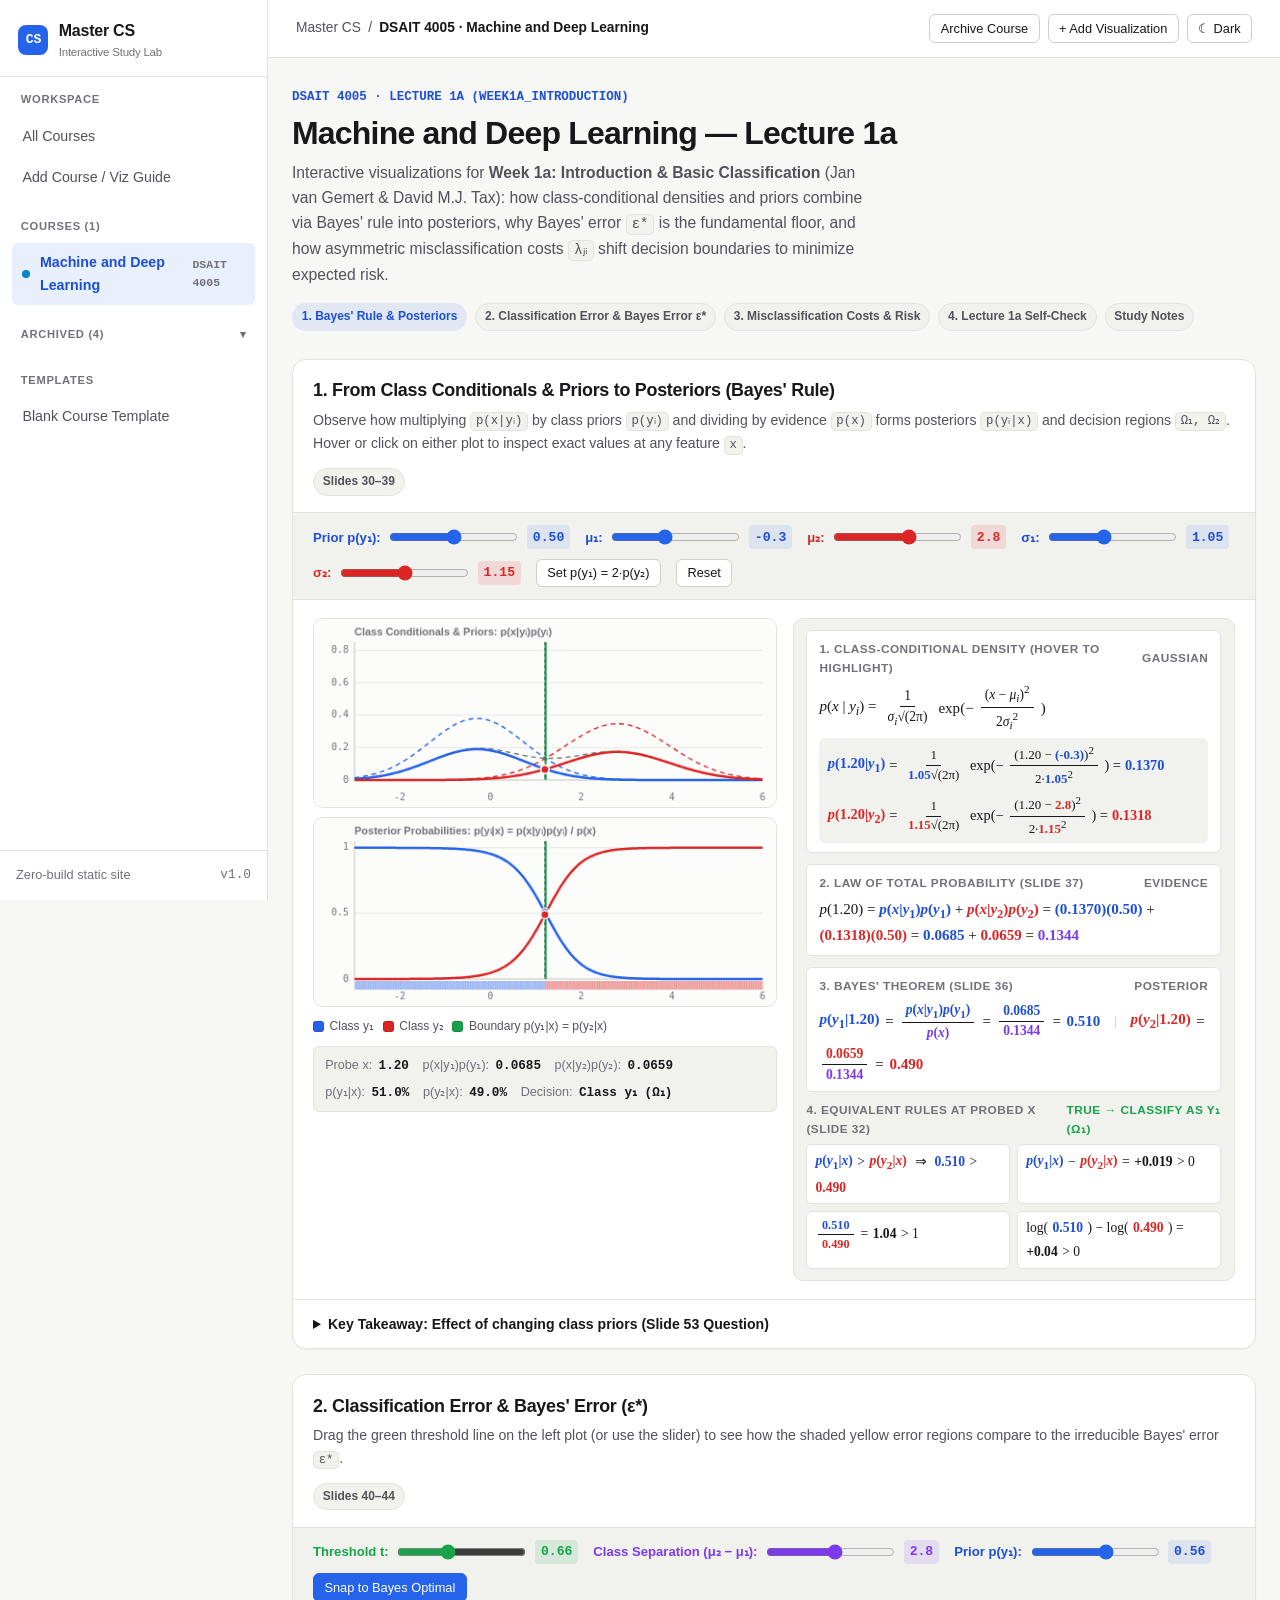
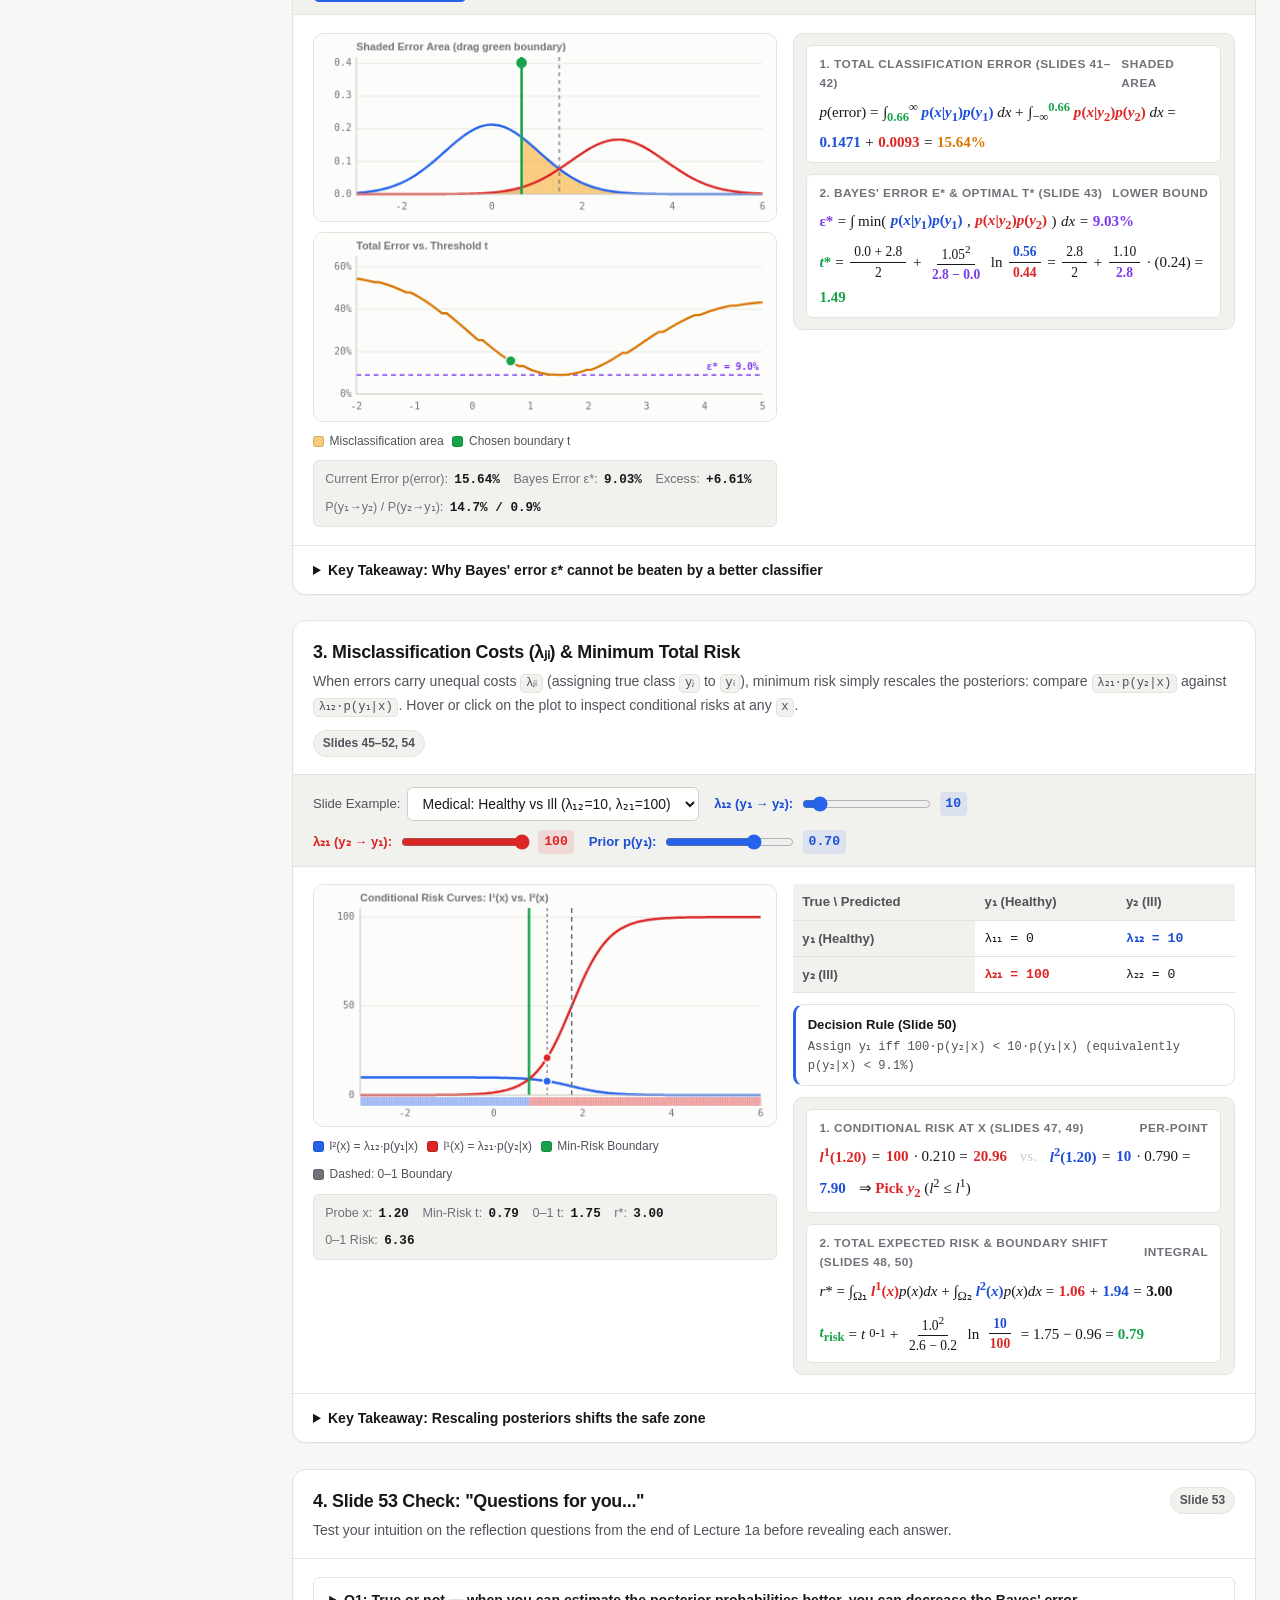
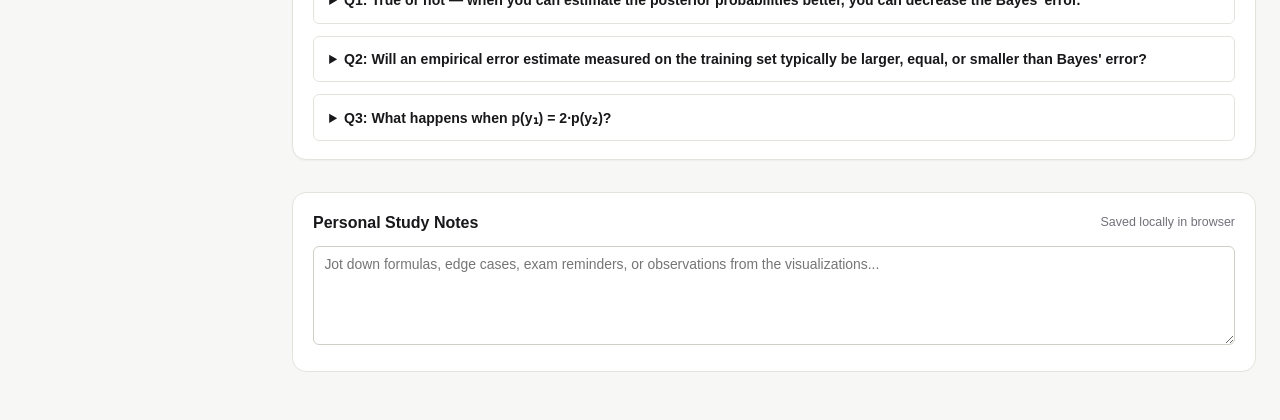
<file: courses/mdl.html>
<!DOCTYPE html>
<html lang="en">
<head>
  <meta charset="UTF-8" />
  <meta name="viewport" content="width=device-width, initial-scale=1.0" />
  <title>DSAIT 4005: Machine and Deep Learning — Master CS</title>
  <link rel="icon" type="image/svg+xml" href="data:image/svg+xml,%3Csvg xmlns='http://www.w3.org/2000/svg' viewBox='0 0 32 32'%3E%3Crect width='32' height='32' rx='8' fill='%232563eb'/%3E%3Ctext x='16' y='21' text-anchor='middle' fill='white' font-family='monospace' font-size='14' font-weight='bold'%3ECS%3C/text%3E%3C/svg%3E" />
  <link rel="stylesheet" href="../styles/main.css" />
</head>
<body data-root=".." data-page="mdl">
  <div id="page-content">
    <header class="page-header">
      <div class="page-kicker">DSAIT 4005 · LECTURE 1A (WEEK1A_INTRODUCTION)</div>
      <h1 class="page-title">Machine and Deep Learning — Lecture 1a</h1>
      <p class="page-desc">
        Interactive visualizations for <strong>Week 1a: Introduction &amp; Basic Classification</strong> (Jan van Gemert &amp; David M.J. Tax):
        how class-conditional densities and priors combine via Bayes' rule into posteriors, why Bayes' error <code>ε*</code> is the fundamental floor,
        and how asymmetric misclassification costs <code>λⱼᵢ</code> shift decision boundaries to minimize expected risk.
      </p>
      <div class="topic-jump-bar">
        <a href="#viz-mdl-bayes" class="badge badge-accent">1. Bayes' Rule &amp; Posteriors</a>
        <a href="#viz-mdl-error" class="badge">2. Classification Error &amp; Bayes Error ε*</a>
        <a href="#viz-mdl-cost" class="badge">3. Misclassification Costs &amp; Risk</a>
        <a href="#mdl-quiz" class="badge">4. Lecture 1a Self-Check</a>
        <a href="#course-notes" class="badge">Study Notes</a>
      </div>
    </header>

    <div class="viz-stack">
      <!-- Visualization 1: Bayes' Rule & Class Posteriors (Slides 30-39, 53) -->
      <section class="viz-card" id="viz-mdl-bayes">
        <div class="viz-header">
          <div>
            <h2 class="viz-title">1. From Class Conditionals &amp; Priors to Posteriors (Bayes' Rule)</h2>
            <p class="viz-subtitle">
              Observe how multiplying <code>p(x|yᵢ)</code> by class priors <code>p(yᵢ)</code> and dividing by evidence <code>p(x)</code> forms posteriors <code>p(yᵢ|x)</code> and decision regions <code>Ω₁, Ω₂</code>. Hover or click on either plot to inspect exact values at any feature <code>x</code>.
            </p>
          </div>
          <span class="badge">Slides 30–39</span>
        </div>

        <div class="viz-controls">
          <div class="control-group ctrl-c1">
            <label for="mdl-b-prior1">Prior p(y₁):</label>
            <input id="mdl-b-prior1" type="range" min="0.10" max="0.90" step="0.01" value="0.50" />
            <span class="mono ctrl-val" id="mdl-b-prior1-val">0.50</span>
          </div>

          <div class="control-group ctrl-c1">
            <label for="mdl-b-mu1">μ₁:</label>
            <input id="mdl-b-mu1" type="range" min="-1.5" max="1.5" step="0.1" value="-0.3" />
            <span class="mono ctrl-val" id="mdl-b-mu1-val">-0.3</span>
          </div>

          <div class="control-group ctrl-c2">
            <label for="mdl-b-mu2">μ₂:</label>
            <input id="mdl-b-mu2" type="range" min="1.0" max="4.0" step="0.1" value="2.8" />
            <span class="mono ctrl-val" id="mdl-b-mu2-val">2.8</span>
          </div>

          <div class="control-group ctrl-c1">
            <label for="mdl-b-sig1">σ₁:</label>
            <input id="mdl-b-sig1" type="range" min="0.5" max="1.8" step="0.05" value="1.05" />
            <span class="mono ctrl-val" id="mdl-b-sig1-val">1.05</span>
          </div>

          <div class="control-group ctrl-c2">
            <label for="mdl-b-sig2">σ₂:</label>
            <input id="mdl-b-sig2" type="range" min="0.5" max="1.8" step="0.05" value="1.15" />
            <span class="mono ctrl-val" id="mdl-b-sig2-val">1.15</span>
          </div>

          <button id="mdl-b-double-p1" class="btn btn-sm" type="button">Set p(y₁) = 2·p(y₂)</button>
          <button id="mdl-b-reset" class="btn btn-sm" type="button">Reset</button>
        </div>

        <div class="viz-body">
          <div class="viz-with-formulas">
            <div class="viz-plots-col">
              <div class="viz-stage">
                <canvas id="mdl-b-joint-canvas"></canvas>
              </div>
              <div class="viz-stage">
                <canvas id="mdl-b-post-canvas"></canvas>
              </div>
              <div class="viz-legend">
                <span class="legend-item"><span class="legend-swatch" style="background:#2563eb"></span>Class y₁</span>
                <span class="legend-item"><span class="legend-swatch" style="background:#dc2626"></span>Class y₂</span>
                <span class="legend-item"><span class="legend-swatch" style="background:#16a34a"></span>Boundary p(y₁|x) = p(y₂|x)</span>
              </div>
              <div class="viz-readout">
                <span class="metric"><span class="metric-label">Probe x:</span><span class="metric-value" id="mdl-b-x">1.20</span></span>
                <span class="metric"><span class="metric-label">p(x|y₁)p(y₁):</span><span class="metric-value" id="mdl-b-j1">—</span></span>
                <span class="metric"><span class="metric-label">p(x|y₂)p(y₂):</span><span class="metric-value" id="mdl-b-j2">—</span></span>
                <span class="metric"><span class="metric-label">p(y₁|x):</span><span class="metric-value" id="mdl-b-post1">—</span></span>
                <span class="metric"><span class="metric-label">p(y₂|x):</span><span class="metric-value" id="mdl-b-post2">—</span></span>
                <span class="metric"><span class="metric-label">Decision:</span><span class="metric-value" id="mdl-b-dec">—</span></span>
              </div>
            </div>

            <div class="viz-formulas-col">
              <div class="formula-panel" aria-label="Bayes rule live formulas">
                <div class="formula-grid">
                  <div class="formula-card" data-b-focus="cond">
                    <div class="formula-card-title">
                      <span>1. Class-Conditional Density (hover to highlight)</span>
                      <span>Gaussian</span>
                    </div>
                    <div class="formula-math">
                      <span><i>p</i>(<i>x</i> | <i>y</i><sub><i>i</i></sub>) =</span>
                      <span class="frac">
                        <span class="frac-num">1</span>
                        <span class="frac-den"><i>σ</i><sub><i>i</i></sub>√(2π)</span>
                      </span>
                      <span>exp(−</span>
                      <span class="frac">
                        <span class="frac-num">(<i>x</i> − <i>μ</i><sub><i>i</i></sub>)<sup>2</sup></span>
                        <span class="frac-den">2<i>σ</i><sub><i>i</i></sub><sup>2</sup></span>
                      </span>
                      <span>)</span>
                    </div>
                    <div class="formula-math formula-math-sub" id="mdl-b-f-cond">—</div>
                  </div>

                  <div class="formula-card" data-b-focus="total">
                    <div class="formula-card-title">
                      <span>2. Law of Total Probability (Slide 37)</span>
                      <span>Evidence</span>
                    </div>
                    <div class="formula-math" id="mdl-b-f-total">—</div>
                  </div>

                  <div class="formula-card" data-b-focus="bayes">
                    <div class="formula-card-title">
                      <span>3. Bayes' Theorem (Slide 36)</span>
                      <span>Posterior</span>
                    </div>
                    <div class="formula-math" id="mdl-b-f-bayes">—</div>
                  </div>
                </div>

                <div>
                  <div class="formula-card-title" style="margin-bottom:0.35rem;">
                    <span>4. Equivalent Rules at Probed x (Slide 32)</span>
                    <span id="mdl-b-f-winner" class="term-opt">—</span>
                  </div>
                  <div class="equiv-list">
                    <div class="equiv-item">
                      <div class="formula-math" id="mdl-b-eq-1">—</div>
                    </div>
                    <div class="equiv-item">
                      <div class="formula-math" id="mdl-b-eq-2">—</div>
                    </div>
                    <div class="equiv-item">
                      <div class="formula-math" id="mdl-b-eq-3">—</div>
                    </div>
                    <div class="equiv-item">
                      <div class="formula-math" id="mdl-b-eq-4">—</div>
                    </div>
                  </div>
                </div>
              </div>
            </div>
          </div>
        </div>

        <details class="viz-notes">
          <summary>Key Takeaway: Effect of changing class priors (Slide 53 Question)</summary>
          <p>
            Click <code>Set p(y₁) = 2·p(y₂)</code> (<code>p(y₁) ≈ 0.67, p(y₂) ≈ 0.33</code>). Multiplying <code>p(x|y₁)</code> by a larger prior raises the blue curve and lowers the red curve,
            shifting the green decision boundary <code>p(y₁|x) = p(y₂|x)</code> to the right so region <code>Ω₁</code> expands.
            Notice that <code>p(x) = p(x|y₁)p(y₁) + p(x|y₂)p(y₂)</code> acts purely as the normalizing denominator ensuring <code>p(y₁|x) + p(y₂|x) = 1</code>.
          </p>
        </details>
      </section>

      <!-- Visualization 2: Classification Error & Bayes' Error (Slides 40-44) -->
      <section class="viz-card" id="viz-mdl-error">
        <div class="viz-header">
          <div>
            <h2 class="viz-title">2. Classification Error &amp; Bayes' Error (ε*)</h2>
            <p class="viz-subtitle">
              Drag the green threshold line on the left plot (or use the slider) to see how the shaded yellow error regions compare to the irreducible Bayes' error <code>ε*</code>.
            </p>
          </div>
          <span class="badge">Slides 40–44</span>
        </div>

        <div class="viz-controls">
          <div class="control-group ctrl-opt">
            <label for="mdl-e-thresh">Threshold t:</label>
            <input id="mdl-e-thresh" type="range" min="-2.0" max="5.0" step="0.02" value="0.65" />
            <span class="mono ctrl-val" id="mdl-e-thresh-val">0.65</span>
          </div>

          <div class="control-group ctrl-purple">
            <label for="mdl-e-sep">Class Separation (μ₂ − μ₁):</label>
            <input id="mdl-e-sep" type="range" min="0.8" max="4.5" step="0.1" value="2.8" />
            <span class="mono ctrl-val" id="mdl-e-sep-val">2.8</span>
          </div>

          <div class="control-group ctrl-c1">
            <label for="mdl-e-prior1">Prior p(y₁):</label>
            <input id="mdl-e-prior1" type="range" min="0.20" max="0.80" step="0.02" value="0.55" />
            <span class="mono ctrl-val" id="mdl-e-prior1-val">0.55</span>
          </div>

          <button id="mdl-e-snap" class="btn btn-sm btn-primary" type="button">Snap to Bayes Optimal</button>
        </div>

        <div class="viz-body">
          <div class="viz-with-formulas">
            <div class="viz-plots-col">
              <div class="viz-stage">
                <canvas id="mdl-e-dist-canvas"></canvas>
              </div>
              <div class="viz-stage">
                <canvas id="mdl-e-curve-canvas"></canvas>
              </div>
              <div class="viz-legend">
                <span class="legend-item"><span class="legend-swatch" style="background:rgba(245,158,11,0.55)"></span>Misclassification area</span>
                <span class="legend-item"><span class="legend-swatch" style="background:#16a34a"></span>Chosen boundary t</span>
              </div>
              <div class="viz-readout">
                <span class="metric"><span class="metric-label">Current Error p(error):</span><span class="metric-value" id="mdl-e-cur">—</span></span>
                <span class="metric"><span class="metric-label">Bayes Error ε*:</span><span class="metric-value" id="mdl-e-bayes">—</span></span>
                <span class="metric"><span class="metric-label">Excess:</span><span class="metric-value" id="mdl-e-excess">—</span></span>
                <span class="metric"><span class="metric-label">P(y₁→y₂) / P(y₂→y₁):</span><span class="metric-value" id="mdl-e-split">—</span></span>
              </div>
            </div>

            <div class="viz-formulas-col">
              <div class="formula-panel" aria-label="Classification error and Bayes error formulas">
                <div class="formula-grid">
                  <div class="formula-card" data-e-focus="error-split">
                    <div class="formula-card-title">
                      <span>1. Total Classification Error (Slides 41–42)</span>
                      <span>Shaded Area</span>
                    </div>
                    <div class="formula-math" id="mdl-e-f-err">—</div>
                  </div>

                  <div class="formula-card" data-e-focus="bayes-opt">
                    <div class="formula-card-title">
                      <span>2. Bayes' Error ε* &amp; Optimal t* (Slide 43)</span>
                      <span>Lower Bound</span>
                    </div>
                    <div class="formula-math" id="mdl-e-f-opt">—</div>
                  </div>
                </div>
              </div>
            </div>
          </div>
        </div>

        <details class="viz-notes">
          <summary>Key Takeaway: Why Bayes' error ε* cannot be beaten by a better classifier</summary>
          <p>
            For any threshold <code>t</code>, total error is the yellow area where the chosen class has the smaller curve plus any extra tail you include by moving away from the intersection.
            Clicking <strong>Snap to Bayes Optimal</strong> places <code>t</code> right at <code>p(x|y₁)p(y₁) = p(x|y₂)p(y₂)</code>, reaching <code>ε*</code>.
            Notice that moving <code>t</code> never reduces <code>ε*</code>—only changing the underlying distribution (like increasing class separation <code>μ₂ − μ₁</code>) lowers <code>ε*</code>.
          </p>
        </details>
      </section>

      <!-- Visualization 3: Misclassification Costs & Minimum Risk (Slides 45-52, 54) -->
      <section class="viz-card" id="viz-mdl-cost">
        <div class="viz-header">
          <div>
            <h2 class="viz-title">3. Misclassification Costs (λⱼᵢ) &amp; Minimum Total Risk</h2>
            <p class="viz-subtitle">
              When errors carry unequal costs <code>λⱼᵢ</code> (assigning true class <code>yⱼ</code> to <code>yᵢ</code>), minimum risk simply rescales the posteriors: compare <code>λ₂₁·p(y₂|x)</code> against <code>λ₁₂·p(y₁|x)</code>. Hover or click on the plot to inspect conditional risks at any <code>x</code>.
            </p>
          </div>
          <span class="badge">Slides 45–52, 54</span>
        </div>

        <div class="viz-controls">
          <div class="control-group">
            <label for="mdl-c-preset">Slide Example:</label>
            <select id="mdl-c-preset" class="select">
              <option value="medical" selected>Medical: Healthy vs Ill (λ₁₂=10, λ₂₁=100)</option>
              <option value="equal">Equal 0–1 Loss (λ₁₂=1, λ₂₁=1)</option>
              <option value="fruit">Fruit Matrix Slide 52 (λ₁₂=1, λ₂₁=9)</option>
            </select>
          </div>

          <div class="control-group ctrl-c1">
            <label for="mdl-c-l12">λ₁₂ (y₁ → y₂):</label>
            <input id="mdl-c-l12" type="range" min="1" max="100" step="1" value="10" />
            <span class="mono ctrl-val" id="mdl-c-l12-val">10</span>
          </div>

          <div class="control-group ctrl-c2">
            <label for="mdl-c-l21">λ₂₁ (y₂ → y₁):</label>
            <input id="mdl-c-l21" type="range" min="1" max="100" step="1" value="100" />
            <span class="mono ctrl-val" id="mdl-c-l21-val">100</span>
          </div>

          <div class="control-group ctrl-c1">
            <label for="mdl-c-prior1">Prior p(y₁):</label>
            <input id="mdl-c-prior1" type="range" min="0.20" max="0.90" step="0.02" value="0.70" />
            <span class="mono ctrl-val" id="mdl-c-prior1-val">0.70</span>
          </div>
        </div>

        <div class="viz-body">
          <div class="viz-with-formulas">
            <div class="viz-plots-col">
              <div class="viz-stage">
                <canvas id="mdl-c-risk-canvas"></canvas>
              </div>
              <div class="viz-legend">
                <span class="legend-item"><span class="legend-swatch" style="background:#2563eb"></span>l²(x) = λ₁₂·p(y₁|x)</span>
                <span class="legend-item"><span class="legend-swatch" style="background:#dc2626"></span>l¹(x) = λ₂₁·p(y₂|x)</span>
                <span class="legend-item"><span class="legend-swatch" style="background:#16a34a"></span>Min-Risk Boundary</span>
                <span class="legend-item"><span class="legend-swatch" style="background:#71717a"></span>Dashed: 0–1 Boundary</span>
              </div>
              <div class="viz-readout">
                <span class="metric"><span class="metric-label">Probe x:</span><span class="metric-value" id="mdl-c-x">1.20</span></span>
                <span class="metric"><span class="metric-label">Min-Risk t:</span><span class="metric-value" id="mdl-c-topt">—</span></span>
                <span class="metric"><span class="metric-label">0–1 t:</span><span class="metric-value" id="mdl-c-t01">—</span></span>
                <span class="metric"><span class="metric-label">r*:</span><span class="metric-value" id="mdl-c-rmin">—</span></span>
                <span class="metric"><span class="metric-label">0–1 Risk:</span><span class="metric-value" id="mdl-c-r01">—</span></span>
              </div>
            </div>

            <div class="viz-formulas-col">
              <table class="data-table" aria-label="Cost Matrix">
                <thead>
                  <tr>
                    <th>True \ Predicted</th>
                    <th id="mdl-c-col1">y₁ (Healthy)</th>
                    <th id="mdl-c-col2">y₂ (Ill)</th>
                  </tr>
                </thead>
                <tbody>
                  <tr>
                    <th id="mdl-c-row1" class="term-c1">y₁ (Healthy)</th>
                    <td>λ₁₁ = 0</td>
                    <td id="mdl-c-cell12" class="term-c1">λ₁₂ = 10</td>
                  </tr>
                  <tr>
                    <th id="mdl-c-row2" class="term-c2">y₂ (Ill)</th>
                    <td id="mdl-c-cell21" class="term-c2">λ₂₁ = 100</td>
                    <td>λ₂₂ = 0</td>
                  </tr>
                </tbody>
              </table>

              <div class="callout" style="margin:0;padding:0.55rem 0.75rem;font-size:0.8rem;">
                <h4 style="font-size:0.82rem;margin-bottom:0.2rem;">Decision Rule (Slide 50)</h4>
                <p id="mdl-c-rule-text" class="mono" style="font-size:0.76rem;"></p>
              </div>

              <div class="formula-panel" aria-label="Conditional risk and total risk formulas">
                <div class="formula-grid">
                  <div class="formula-card" data-c-focus="cond-risk">
                    <div class="formula-card-title">
                      <span>1. Conditional Risk at x (Slides 47, 49)</span>
                      <span>Per-Point</span>
                    </div>
                    <div class="formula-math" id="mdl-c-f-cond">—</div>
                  </div>

                  <div class="formula-card" data-c-focus="total-risk">
                    <div class="formula-card-title">
                      <span>2. Total Expected Risk &amp; Boundary Shift (Slides 48, 50)</span>
                      <span>Integral</span>
                    </div>
                    <div class="formula-math" id="mdl-c-f-total">—</div>
                  </div>
                </div>
              </div>
            </div>
          </div>
        </div>

        <details class="viz-notes">
          <summary>Key Takeaway: Rescaling posteriors shifts the safe zone</summary>
          <p>
            When missing an illness (<code>λ₂₁ = 100</code>) is 10× costlier than a false alarm (<code>λ₁₂ = 10</code>),
            we only need <code>p(ill|x) &gt; 10/110 ≈ 9.1%</code> before predicting <strong>Ill</strong> becomes the lower-risk decision!
            As Slide 54 summarizes: you do not need a completely new model—just rescale the class posteriors by the misclassification costs.
          </p>
        </details>
      </section>

      <!-- Section 4: Slide 53 Self-Check Questions -->
      <section class="viz-card" id="mdl-quiz">
        <div class="viz-header">
          <div>
            <h2 class="viz-title">4. Slide 53 Check: "Questions for you..."</h2>
            <p class="viz-subtitle">Test your intuition on the reflection questions from the end of Lecture 1a before revealing each answer.</p>
          </div>
          <span class="badge">Slide 53</span>
        </div>
        <div class="viz-body" style="display:flex;flex-direction:column;gap:0.75rem;">
          <details class="viz-notes" style="border:1px solid var(--border);border-radius:var(--radius-sm);padding:0.7rem 0.95rem;">
            <summary>Q1: True or not — when you can estimate the posterior probabilities better, you can decrease the Bayes' error.</summary>
            <p>
              <strong>False.</strong> Bayes' error <code>ε*</code> is a property of the true underlying data distribution <code>p(x, y)</code> (class overlap), not of your estimator. Better posterior estimates move your classifier's error <em>down toward</em> <code>ε*</code>, never below it.
            </p>
          </details>
          <details class="viz-notes" style="border:1px solid var(--border);border-radius:var(--radius-sm);padding:0.7rem 0.95rem;">
            <summary>Q2: Will an empirical error estimate measured on the training set typically be larger, equal, or smaller than Bayes' error?</summary>
            <p>
              On the <strong>training set</strong>, an overfitted model can appear smaller than <code>ε*</code> (recall the darkened cat/green bean example on Slide 17!). On an <strong>independent test set</strong> (Slide 18), any real classifier's expected error is always <code>≥ ε*</code> because <code>ε*</code> is the theoretical minimum over <code>p(x, y)</code>.
            </p>
          </details>
          <details class="viz-notes" style="border:1px solid var(--border);border-radius:var(--radius-sm);padding:0.7rem 0.95rem;">
            <summary>Q3: What happens when p(y₁) = 2·p(y₂)?</summary>
            <p>
              Since <code>p(y₁) + p(y₂) = 1</code>, this means <code>p(y₁) = 2/3</code> and <code>p(y₂) = 1/3</code>. The decision rule <code>p(x|y₁)p(y₁) &gt; p(x|y₂)p(y₂)</code> becomes <code>2·p(x|y₁) &gt; p(x|y₂)</code>, shifting the boundary toward class 2 and expanding region <code>Ω₁</code>. Try clicking <code>Set p(y₁) = 2·p(y₂)</code> in Visualization 1 above!
            </p>
          </details>
        </div>
      </section>
    </div>

    <div id="course-notes"></div>
  </div>

  <script src="../js/courses-data.js"></script>
  <script src="../js/layout.js"></script>
  <script src="../js/viz-kit.js"></script>
  <script src="../js/viz/mdl-viz.js"></script>
</body>
</html>
</file>
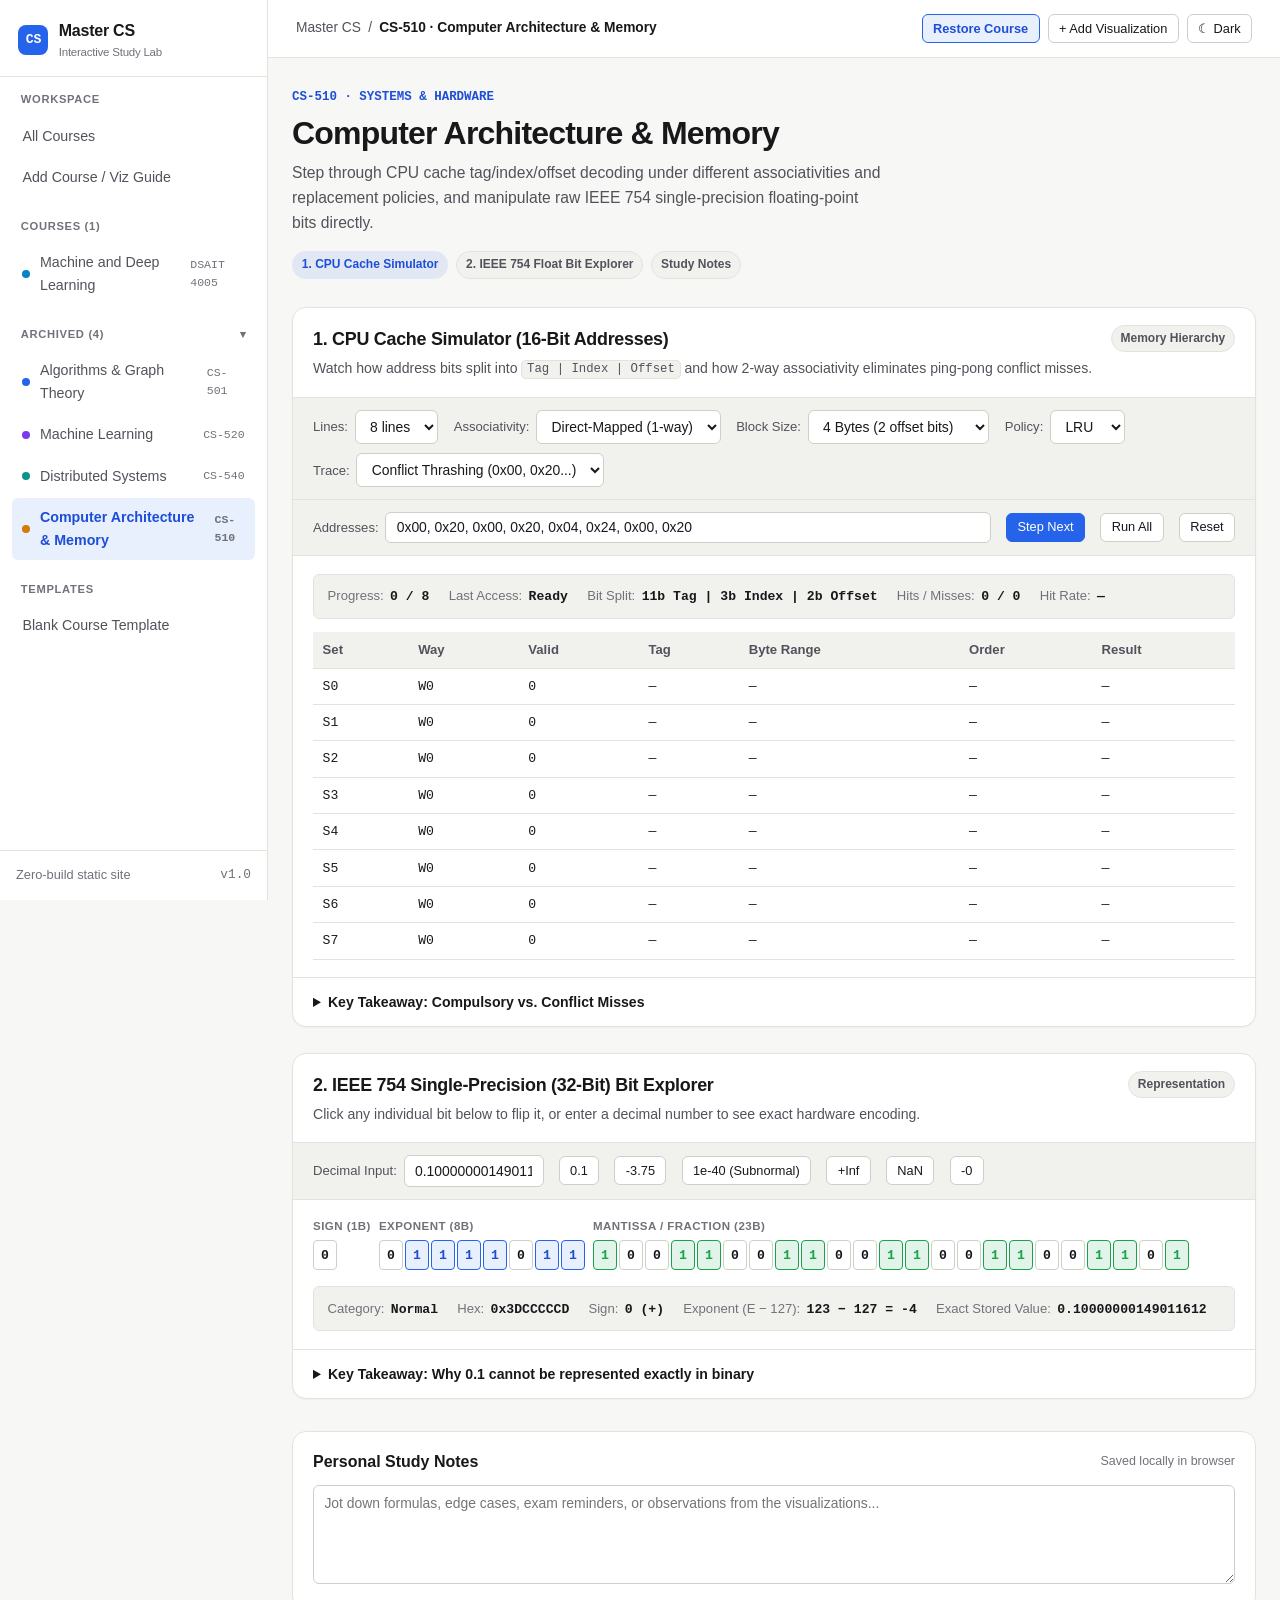
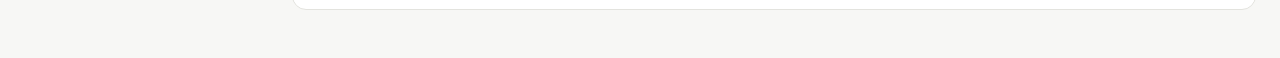
<file: courses/systems-architecture.html>
<!DOCTYPE html>
<html lang="en">
<head>
  <meta charset="UTF-8" />
  <meta name="viewport" content="width=device-width, initial-scale=1.0" />
  <title>CS-510: Computer Architecture &amp; Memory — Master CS</title>
  <link rel="icon" type="image/svg+xml" href="data:image/svg+xml,%3Csvg xmlns='http://www.w3.org/2000/svg' viewBox='0 0 32 32'%3E%3Crect width='32' height='32' rx='8' fill='%232563eb'/%3E%3Ctext x='16' y='21' text-anchor='middle' fill='white' font-family='monospace' font-size='14' font-weight='bold'%3ECS%3C/text%3E%3C/svg%3E" />
  <link rel="stylesheet" href="../styles/main.css" />
</head>
<body data-root=".." data-page="systems-architecture">
  <div id="page-content">
    <header class="page-header">
      <div class="page-kicker">CS-510 · SYSTEMS &amp; HARDWARE</div>
      <h1 class="page-title">Computer Architecture &amp; Memory</h1>
      <p class="page-desc">
        Step through CPU cache tag/index/offset decoding under different associativities and replacement policies,
        and manipulate raw IEEE 754 single-precision floating-point bits directly.
      </p>
      <div class="topic-jump-bar">
        <a href="#viz-cache" class="badge badge-accent">1. CPU Cache Simulator</a>
        <a href="#viz-ieee" class="badge">2. IEEE 754 Float Bit Explorer</a>
        <a href="#course-notes" class="badge">Study Notes</a>
      </div>
    </header>

    <div class="viz-stack">
      <!-- Visualization 1: CPU Cache Simulator -->
      <section class="viz-card" id="viz-cache">
        <div class="viz-header">
          <div>
            <h2 class="viz-title">1. CPU Cache Simulator (16-Bit Addresses)</h2>
            <p class="viz-subtitle">
              Watch how address bits split into <code>Tag | Index | Offset</code> and how 2-way associativity eliminates ping-pong conflict misses.
            </p>
          </div>
          <span class="badge">Memory Hierarchy</span>
        </div>

        <div class="viz-controls">
          <div class="control-group">
            <label for="cache-lines">Lines:</label>
            <select id="cache-lines" class="select">
              <option value="4">4 lines</option>
              <option value="8" selected>8 lines</option>
            </select>
          </div>

          <div class="control-group">
            <label for="cache-assoc">Associativity:</label>
            <select id="cache-assoc" class="select">
              <option value="1" selected>Direct-Mapped (1-way)</option>
              <option value="2">2-Way Set Assoc</option>
              <option value="4">4-Way Set Assoc</option>
              <option value="full">Fully Associative</option>
            </select>
          </div>

          <div class="control-group">
            <label for="cache-block">Block Size:</label>
            <select id="cache-block" class="select">
              <option value="4" selected>4 Bytes (2 offset bits)</option>
              <option value="8">8 Bytes (3 offset bits)</option>
              <option value="16">16 Bytes (4 offset bits)</option>
            </select>
          </div>

          <div class="control-group">
            <label for="cache-policy">Policy:</label>
            <select id="cache-policy" class="select">
              <option value="lru" selected>LRU</option>
              <option value="fifo">FIFO</option>
            </select>
          </div>

          <div class="control-group">
            <label for="cache-preset">Trace:</label>
            <select id="cache-preset" class="select">
              <option value="thrash" selected>Conflict Thrashing (0x00, 0x20...)</option>
              <option value="spatial">Sequential Stride (4B steps)</option>
              <option value="loop">Working Set Loop</option>
            </select>
          </div>
        </div>

        <div class="viz-controls" style="border-top:0;">
          <div class="control-group" style="flex:1;min-width:220px;">
            <label for="cache-trace">Addresses:</label>
            <input id="cache-trace" class="input mono" type="text" style="width:100%;" value="0x00, 0x20, 0x00, 0x20, 0x04, 0x24, 0x00, 0x20" />
          </div>
          <button id="cache-step" class="btn btn-sm btn-primary" type="button">Step Next</button>
          <button id="cache-run" class="btn btn-sm" type="button">Run All</button>
          <button id="cache-reset" class="btn btn-sm" type="button">Reset</button>
        </div>

        <div class="viz-body">
          <div class="viz-readout" style="margin-top:0;margin-bottom:0.85rem;">
            <span class="metric"><span class="metric-label">Progress:</span><span class="metric-value" id="cache-prog">0 / 8</span></span>
            <span class="metric"><span class="metric-label">Last Access:</span><span class="metric-value" id="cache-last">—</span></span>
            <span class="metric"><span class="metric-label">Bit Split:</span><span class="metric-value" id="cache-split">—</span></span>
            <span class="metric"><span class="metric-label">Hits / Misses:</span><span class="metric-value" id="cache-hm">0 / 0</span></span>
            <span class="metric"><span class="metric-label">Hit Rate:</span><span class="metric-value" id="cache-rate">—</span></span>
          </div>

          <div style="overflow-x:auto;">
            <table class="data-table" id="cache-table">
              <thead>
                <tr>
                  <th>Set</th>
                  <th>Way</th>
                  <th>Valid</th>
                  <th>Tag</th>
                  <th>Byte Range</th>
                  <th>Order</th>
                  <th>Result</th>
                </tr>
              </thead>
              <tbody id="cache-tbody"></tbody>
            </table>
          </div>
        </div>

        <details class="viz-notes">
          <summary>Key Takeaway: Compulsory vs. Conflict Misses</summary>
          <p>
            On the default <strong>Conflict Thrashing</strong> trace (<code>0x00, 0x20, ...</code>) with 8 lines × 4B = 32B total capacity,
            both <code>0x00</code> and <code>0x20</code> map to <code>Set 0</code> in a Direct-Mapped cache, causing repeated evictions (0% hit rate after initial loads).
            Switch Associativity to <strong>2-Way Set Assoc</strong> and re-run: both tags coexist in Set 0, turning repeats into hits!
          </p>
        </details>
      </section>

      <!-- Visualization 2: IEEE 754 32-bit Float Explorer -->
      <section class="viz-card" id="viz-ieee">
        <div class="viz-header">
          <div>
            <h2 class="viz-title">2. IEEE 754 Single-Precision (32-Bit) Bit Explorer</h2>
            <p class="viz-subtitle">
              Click any individual bit below to flip it, or enter a decimal number to see exact hardware encoding.
            </p>
          </div>
          <span class="badge">Representation</span>
        </div>

        <div class="viz-controls">
          <div class="control-group">
            <label for="fp-input">Decimal Input:</label>
            <input id="fp-input" class="input mono" type="text" value="0.1" style="width:140px;" />
          </div>
          <button class="btn btn-sm fp-preset" data-val="0.1" type="button">0.1</button>
          <button class="btn btn-sm fp-preset" data-val="-3.75" type="button">-3.75</button>
          <button class="btn btn-sm fp-preset" data-val="1e-40" type="button">1e-40 (Subnormal)</button>
          <button class="btn btn-sm fp-preset" data-val="Infinity" type="button">+Inf</button>
          <button class="btn btn-sm fp-preset" data-val="NaN" type="button">NaN</button>
          <button class="btn btn-sm fp-preset" data-val="-0" type="button">-0</button>
        </div>

        <div class="viz-body">
          <div class="bit-row" id="fp-bits"></div>

          <div class="viz-readout" style="margin-top:1rem;">
            <span class="metric"><span class="metric-label">Category:</span><span class="metric-value" id="fp-cat">—</span></span>
            <span class="metric"><span class="metric-label">Hex:</span><span class="metric-value" id="fp-hex">—</span></span>
            <span class="metric"><span class="metric-label">Sign:</span><span class="metric-value" id="fp-sign">—</span></span>
            <span class="metric"><span class="metric-label">Exponent (E − 127):</span><span class="metric-value" id="fp-exp">—</span></span>
            <span class="metric"><span class="metric-label">Exact Stored Value:</span><span class="metric-value" id="fp-exact">—</span></span>
          </div>
        </div>

        <details class="viz-notes">
          <summary>Key Takeaway: Why 0.1 cannot be represented exactly in binary</summary>
          <p>
            In base 2, <code>1/10</code> is a repeating fraction <code>0.0001100110011...₂</code>.
            Rounding to 23 mantissa bits produces <code>0.10000000149011612</code> in float32.
            When all 8 exponent bits are <code>0</code> (<code>E = 0</code>) and mantissa is non-zero, IEEE 754 switches to <strong>Subnormal</strong> mode (no implicit leading 1, fixed exponent <code>2⁻¹²⁶</code>) for gradual underflow toward zero.
          </p>
        </details>
      </section>
    </div>

    <div id="course-notes"></div>
  </div>

  <script src="../js/courses-data.js"></script>
  <script src="../js/layout.js"></script>
  <script src="../js/viz-kit.js"></script>
  <script src="../js/viz/systems-viz.js"></script>
</body>
</html>
</file>
<file: styles/main.css>
/* ==========================================================================
   Master CS — Interactive Study Hub Stylesheet
   Zero-dependency design tokens + layout + visualization card primitives
   ========================================================================== */

:root {
  --bg: #f7f7f5;
  --surface: #ffffff;
  --surface-muted: #f1f1ee;
  --surface-elevated: #ffffff;
  --border: #e3e3de;
  --border-strong: #cfcfc7;
  --text: #18181b;
  --text-muted: #52525b;
  --text-subtle: #71717a;

  --accent: #2563eb;
  --accent-hover: #1d4ed8;
  --accent-soft: rgba(37, 99, 235, 0.1);
  --accent-text: #1d4ed8;

  --success: #16a34a;
  --success-soft: rgba(22, 163, 74, 0.12);
  --warning: #d97706;
  --warning-soft: rgba(217, 119, 6, 0.12);
  --danger: #dc2626;
  --danger-soft: rgba(220, 38, 38, 0.12);
  --purple: #7c3aed;
  --purple-soft: rgba(124, 58, 237, 0.12);

  --canvas-bg: #fcfcfb;
  --canvas-grid: #e8e8e2;

  --radius-sm: 6px;
  --radius-md: 10px;
  --radius-lg: 14px;
  --shadow-sm: 0 1px 2px rgba(15, 23, 42, 0.04);
  --shadow-md: 0 4px 16px rgba(15, 23, 42, 0.06);

  --sidebar-w: 268px;
  --topbar-h: 58px;

  --font-sans: "Inter", -apple-system, BlinkMacSystemFont, "Segoe UI", Roboto, Helvetica, Arial, sans-serif;
  --font-mono: "JetBrains Mono", "Cascadia Code", "Fira Code", Consolas, "Courier New", monospace;
}

[data-theme="dark"] {
  --bg: #0e1015;
  --surface: #151821;
  --surface-muted: #1c202b;
  --surface-elevated: #1b1f2a;
  --border: #272c3a;
  --border-strong: #373e52;
  --text: #eceef4;
  --text-muted: #a1a7b8;
  --text-subtle: #788096;

  --accent: #4f86ff;
  --accent-hover: #6d9cff;
  --accent-soft: rgba(79, 134, 255, 0.14);
  --accent-text: #84adff;

  --success: #34d399;
  --success-soft: rgba(52, 211, 153, 0.14);
  --warning: #fbbf24;
  --warning-soft: rgba(251, 191, 36, 0.14);
  --danger: #f87171;
  --danger-soft: rgba(248, 113, 113, 0.14);
  --purple: #a78bfa;
  --purple-soft: rgba(167, 139, 250, 0.14);

  --canvas-bg: #11141c;
  --canvas-grid: #212636;

  --shadow-sm: 0 1px 2px rgba(0, 0, 0, 0.25);
  --shadow-md: 0 6px 20px rgba(0, 0, 0, 0.35);
}

*,
*::before,
*::after {
  box-sizing: border-box;
}

html {
  font-size: 16px;
  -webkit-font-smoothing: antialiased;
}

body {
  margin: 0;
  font-family: var(--font-sans);
  background: var(--bg);
  color: var(--text);
  line-height: 1.6;
  min-height: 100vh;
}

a {
  color: var(--accent-text);
  text-decoration: none;
}

a:hover {
  text-decoration: underline;
}

code,
pre,
.mono {
  font-family: var(--font-mono);
}

code {
  font-size: 0.875em;
  background: var(--surface-muted);
  border: 1px solid var(--border);
  padding: 0.12em 0.38em;
  border-radius: 5px;
}

pre {
  background: var(--surface-muted);
  border: 1px solid var(--border);
  border-radius: var(--radius-md);
  padding: 1rem 1.15rem;
  overflow-x: auto;
  font-size: 0.85rem;
  line-height: 1.55;
  margin: 0.75rem 0 1rem;
}

pre code {
  background: none;
  border: none;
  padding: 0;
  font-size: inherit;
}

/* ==========================================================================
   App Shell (Sidebar + Main)
   ========================================================================== */

.app-shell {
  display: flex;
  min-height: 100vh;
}

.sidebar {
  width: var(--sidebar-w);
  flex-shrink: 0;
  background: var(--surface);
  border-right: 1px solid var(--border);
  display: flex;
  flex-direction: column;
  position: sticky;
  top: 0;
  height: 100vh;
  overflow-y: auto;
  z-index: 30;
}

.sidebar-brand {
  padding: 1.15rem 1.15rem 0.9rem;
  border-bottom: 1px solid var(--border);
  display: flex;
  align-items: center;
  justify-content: space-between;
  gap: 0.5rem;
}

.brand-link {
  display: flex;
  align-items: center;
  gap: 0.65rem;
  color: var(--text);
  text-decoration: none;
  font-weight: 700;
  font-size: 1rem;
  letter-spacing: -0.015em;
}

.brand-link:hover {
  text-decoration: none;
}

.brand-logo {
  width: 30px;
  height: 30px;
  border-radius: 8px;
  background: var(--accent);
  color: #fff;
  display: grid;
  place-items: center;
  font-family: var(--font-mono);
  font-size: 0.82rem;
  font-weight: 700;
  flex-shrink: 0;
}

.brand-sub {
  display: block;
  font-size: 0.72rem;
  font-weight: 500;
  color: var(--text-subtle);
  margin-top: -1px;
}

.sidebar-section {
  padding: 0.9rem 0.75rem 0.4rem;
}

.sidebar-label {
  font-size: 0.7rem;
  font-weight: 700;
  text-transform: uppercase;
  letter-spacing: 0.06em;
  color: var(--text-subtle);
  padding: 0 0.55rem 0.45rem;
}

.nav-list {
  list-style: none;
  margin: 0;
  padding: 0;
  display: flex;
  flex-direction: column;
  gap: 2px;
}

.nav-item a {
  display: flex;
  align-items: center;
  gap: 0.6rem;
  padding: 0.52rem 0.65rem;
  border-radius: var(--radius-sm);
  color: var(--text-muted);
  font-size: 0.89rem;
  font-weight: 500;
  text-decoration: none;
  transition: background 0.12s ease, color 0.12s ease;
}

.nav-item a:hover {
  background: var(--surface-muted);
  color: var(--text);
  text-decoration: none;
}

.nav-item a.active {
  background: var(--accent-soft);
  color: var(--accent-text);
  font-weight: 600;
}

.nav-dot {
  width: 8px;
  height: 8px;
  border-radius: 999px;
  flex-shrink: 0;
}

.nav-code {
  margin-left: auto;
  font-family: var(--font-mono);
  font-size: 0.72rem;
  color: var(--text-subtle);
}

.sidebar-footer {
  margin-top: auto;
  padding: 0.9rem 1rem;
  border-top: 1px solid var(--border);
  display: flex;
  align-items: center;
  justify-content: space-between;
  gap: 0.5rem;
  font-size: 0.8rem;
  color: var(--text-subtle);
}

.main-column {
  flex: 1;
  min-width: 0;
  display: flex;
  flex-direction: column;
}

.topbar {
  height: var(--topbar-h);
  background: var(--surface);
  border-bottom: 1px solid var(--border);
  padding: 0 1.75rem;
  display: flex;
  align-items: center;
  justify-content: space-between;
  gap: 1rem;
  position: sticky;
  top: 0;
  z-index: 20;
}

.topbar-left {
  display: flex;
  align-items: center;
  gap: 0.75rem;
  min-width: 0;
}

.menu-toggle {
  display: none;
  background: var(--surface-muted);
  border: 1px solid var(--border);
  color: var(--text);
  border-radius: var(--radius-sm);
  padding: 0.4rem 0.6rem;
  cursor: pointer;
  font-size: 0.95rem;
}

.breadcrumb {
  display: flex;
  align-items: center;
  gap: 0.45rem;
  font-size: 0.86rem;
  color: var(--text-muted);
  white-space: nowrap;
  overflow: hidden;
  text-overflow: ellipsis;
}

.breadcrumb a {
  color: var(--text-muted);
}

.breadcrumb a:hover {
  color: var(--text);
}

.breadcrumb .current {
  color: var(--text);
  font-weight: 600;
}

.topbar-actions {
  display: flex;
  align-items: center;
  gap: 0.5rem;
}

.content-wrap {
  width: 100%;
  max-width: 1360px;
  margin: 0 auto;
  padding: 1.5rem 1.5rem 3rem;
}

.sidebar-backdrop {
  display: none;
}

@media (max-width: 900px) {
  .sidebar {
    position: fixed;
    left: 0;
    top: 0;
    transform: translateX(-100%);
    transition: transform 0.2s ease;
    box-shadow: var(--shadow-md);
  }

  .sidebar.open {
    transform: translateX(0);
  }

  .sidebar-backdrop.open {
    display: block;
    position: fixed;
    inset: 0;
    background: rgba(0, 0, 0, 0.35);
    z-index: 25;
  }

  .menu-toggle {
    display: inline-flex;
    align-items: center;
    justify-content: center;
  }

  .topbar,
  .content-wrap {
    padding-left: 1rem;
    padding-right: 1rem;
  }
}

/* ==========================================================================
   Buttons, Badges, Inputs
   ========================================================================== */

.btn {
  display: inline-flex;
  align-items: center;
  justify-content: center;
  gap: 0.4rem;
  font-family: inherit;
  font-size: 0.85rem;
  font-weight: 500;
  padding: 0.46rem 0.85rem;
  border-radius: var(--radius-sm);
  border: 1px solid var(--border-strong);
  background: var(--surface);
  color: var(--text);
  cursor: pointer;
  transition: background 0.12s ease, border-color 0.12s ease, transform 0.06s ease;
  text-decoration: none;
  line-height: 1.25;
}

.btn:hover {
  background: var(--surface-muted);
  text-decoration: none;
}

.btn:active {
  transform: translateY(1px);
}

.btn:disabled {
  opacity: 0.48;
  cursor: not-allowed;
}

.btn-primary {
  background: var(--accent);
  border-color: var(--accent);
  color: #fff;
}

.btn-primary:hover {
  background: var(--accent-hover);
  border-color: var(--accent-hover);
  color: #fff;
}

.btn-sm {
  padding: 0.34rem 0.65rem;
  font-size: 0.8rem;
}

.btn-ghost {
  background: transparent;
  border-color: transparent;
}

.btn-ghost:hover {
  background: var(--surface-muted);
}

.btn.is-active {
  background: var(--accent-soft);
  border-color: var(--accent);
  color: var(--accent-text);
  font-weight: 600;
}

.badge {
  display: inline-flex;
  align-items: center;
  gap: 0.35rem;
  padding: 0.2rem 0.55rem;
  border-radius: 999px;
  font-size: 0.75rem;
  font-weight: 600;
  background: var(--surface-muted);
  color: var(--text-muted);
  border: 1px solid var(--border);
}

.badge-accent {
  background: var(--accent-soft);
  color: var(--accent-text);
  border-color: transparent;
}

.input,
.select,
.textarea {
  font-family: inherit;
  font-size: 0.87rem;
  color: var(--text);
  background: var(--surface);
  border: 1px solid var(--border-strong);
  border-radius: var(--radius-sm);
  padding: 0.42rem 0.65rem;
}

.input:focus,
.select:focus,
.textarea:focus {
  outline: 2px solid var(--accent-soft);
  border-color: var(--accent);
}

.textarea {
  width: 100%;
  resize: vertical;
  line-height: 1.5;
}

/* ==========================================================================
   Page Headers & Home Hub
   ========================================================================== */

.page-header {
  margin-bottom: 1.75rem;
}

.page-kicker {
  display: inline-flex;
  align-items: center;
  gap: 0.45rem;
  font-family: var(--font-mono);
  font-size: 0.78rem;
  font-weight: 600;
  color: var(--accent-text);
  margin-bottom: 0.4rem;
}

.page-title {
  margin: 0 0 0.45rem;
  font-size: clamp(1.55rem, 2.5vw, 2.05rem);
  line-height: 1.2;
  letter-spacing: -0.025em;
}

.page-desc {
  margin: 0;
  color: var(--text-muted);
  max-width: 68ch;
  font-size: 0.98rem;
}

.topic-jump-bar {
  display: flex;
  flex-wrap: wrap;
  gap: 0.5rem;
  margin-top: 1rem;
}

.filter-bar {
  display: flex;
  flex-wrap: wrap;
  align-items: center;
  justify-content: space-between;
  gap: 0.75rem;
  margin-bottom: 1.25rem;
}

.filter-pills {
  display: flex;
  flex-wrap: wrap;
  gap: 0.4rem;
}

.search-input {
  min-width: 220px;
  flex: 0 1 280px;
}

.course-grid {
  display: grid;
  grid-template-columns: repeat(auto-fill, minmax(290px, 1fr));
  gap: 1.1rem;
}

.course-card {
  background: var(--surface);
  border: 1px solid var(--border);
  border-radius: var(--radius-lg);
  padding: 1.2rem 1.25rem;
  display: flex;
  flex-direction: column;
  gap: 0.75rem;
  box-shadow: var(--shadow-sm);
  transition: transform 0.14s ease, border-color 0.14s ease, box-shadow 0.14s ease;
  color: inherit;
}

.course-card:hover {
  transform: translateY(-2px);
  border-color: var(--border-strong);
  box-shadow: var(--shadow-md);
}

.course-card-title-link {
  color: var(--text);
  text-decoration: none;
}

.course-card-title-link:hover {
  color: var(--accent-text);
  text-decoration: none;
}

.course-card.is-archived {
  opacity: 0.88;
}

.course-card-actions {
  display: inline-flex;
  align-items: center;
  gap: 0.55rem;
}

.sidebar-archive-group summary {
  list-style: none;
  cursor: pointer;
  display: flex;
  align-items: center;
  justify-content: space-between;
  user-select: none;
}

.sidebar-archive-group summary::-webkit-details-marker {
  display: none;
}

.course-card-top {
  display: flex;
  align-items: center;
  justify-content: space-between;
  gap: 0.5rem;
}

.course-code-pill {
  display: inline-flex;
  align-items: center;
  gap: 0.4rem;
  font-family: var(--font-mono);
  font-size: 0.76rem;
  font-weight: 700;
  padding: 0.2rem 0.55rem;
  border-radius: 6px;
  background: var(--surface-muted);
  color: var(--text);
}

.course-card h3 {
  margin: 0;
  font-size: 1.1rem;
  letter-spacing: -0.015em;
}

.course-card p {
  margin: 0;
  font-size: 0.89rem;
  color: var(--text-muted);
  flex: 1;
}

.topic-pills {
  display: flex;
  flex-wrap: wrap;
  gap: 0.35rem;
}

.topic-pill {
  font-size: 0.74rem;
  padding: 0.15rem 0.48rem;
  border-radius: 5px;
  background: var(--surface-muted);
  color: var(--text-muted);
}

.course-card-footer {
  display: flex;
  align-items: center;
  justify-content: space-between;
  padding-top: 0.65rem;
  border-top: 1px solid var(--border);
  font-size: 0.8rem;
  color: var(--text-subtle);
}

.callout {
  background: var(--surface);
  border: 1px solid var(--border);
  border-left: 3px solid var(--accent);
  border-radius: var(--radius-md);
  padding: 1rem 1.15rem;
  margin: 1.5rem 0;
  font-size: 0.92rem;
}

.callout h4 {
  margin: 0 0 0.35rem;
  font-size: 0.95rem;
}

.callout p {
  margin: 0;
  color: var(--text-muted);
}

/* ==========================================================================
   Visualization Cards (Core Reusable Learning Module)
   ========================================================================== */

.viz-stack {
  display: flex;
  flex-direction: column;
  gap: 1.6rem;
}

.viz-card {
  background: var(--surface);
  border: 1px solid var(--border);
  border-radius: var(--radius-lg);
  box-shadow: var(--shadow-sm);
  overflow: hidden;
}

.viz-header {
  padding: 1.05rem 1.25rem;
  border-bottom: 1px solid var(--border);
  display: flex;
  flex-wrap: wrap;
  align-items: flex-start;
  justify-content: space-between;
  gap: 0.75rem;
}

.viz-title {
  margin: 0;
  font-size: 1.12rem;
  letter-spacing: -0.015em;
}

.viz-subtitle {
  margin: 0.22rem 0 0;
  font-size: 0.88rem;
  color: var(--text-muted);
}

.viz-controls {
  padding: 0.75rem 1.25rem;
  background: var(--surface-muted);
  border-bottom: 1px solid var(--border);
  display: flex;
  flex-wrap: wrap;
  align-items: center;
  gap: 0.6rem 0.95rem;
}

.control-group {
  display: inline-flex;
  align-items: center;
  gap: 0.42rem;
  font-size: 0.82rem;
  color: var(--text-muted);
}

.control-group label {
  font-weight: 500;
  white-space: nowrap;
}

.control-group input[type="range"] {
  accent-color: var(--accent);
  cursor: pointer;
}

.control-group.ctrl-c1 {
  --ctrl-color: var(--accent-text);
  --ctrl-track: var(--accent);
  --ctrl-bg: var(--accent-soft);
}

.control-group.ctrl-c2 {
  --ctrl-color: var(--danger);
  --ctrl-track: var(--danger);
  --ctrl-bg: var(--danger-soft);
}

.control-group.ctrl-opt {
  --ctrl-color: var(--success);
  --ctrl-track: var(--success);
  --ctrl-bg: var(--success-soft);
}

.control-group.ctrl-purple {
  --ctrl-color: var(--purple);
  --ctrl-track: var(--purple);
  --ctrl-bg: var(--purple-soft);
}

.control-group[class*="ctrl-"] label {
  color: var(--ctrl-color);
  font-weight: 600;
}

.control-group[class*="ctrl-"] input[type="range"] {
  accent-color: var(--ctrl-track);
}

.control-group[class*="ctrl-"] .ctrl-val {
  background: var(--ctrl-bg);
  color: var(--ctrl-color);
  padding: 0.08rem 0.36rem;
  border-radius: 4px;
  font-weight: 700;
}

.viz-body {
  padding: 1.1rem 1.25rem;
}

.viz-stage {
  background: var(--canvas-bg);
  border: 1px solid var(--border);
  border-radius: var(--radius-md);
  overflow: hidden;
  position: relative;
}

.viz-stage canvas {
  display: block;
  width: 100%;
  height: auto;
}

.viz-split {
  display: grid;
  grid-template-columns: 1.35fr 1fr;
  gap: 1rem;
  align-items: stretch;
}

@media (max-width: 780px) {
  .viz-split {
    grid-template-columns: 1fr;
  }
}

.viz-readout {
  margin-top: 0.85rem;
  display: flex;
  flex-wrap: wrap;
  gap: 0.6rem 1.2rem;
  padding: 0.65rem 0.85rem;
  background: var(--surface-muted);
  border: 1px solid var(--border);
  border-radius: var(--radius-sm);
  font-size: 0.82rem;
}

.metric {
  display: inline-flex;
  align-items: baseline;
  gap: 0.4rem;
}

.metric-label {
  color: var(--text-subtle);
}

.metric-value {
  font-family: var(--font-mono);
  font-weight: 600;
  color: var(--text);
}

.viz-legend {
  display: flex;
  flex-wrap: wrap;
  gap: 0.75rem;
  margin-top: 0.7rem;
  font-size: 0.78rem;
  color: var(--text-muted);
}

.legend-item {
  display: inline-flex;
  align-items: center;
  gap: 0.35rem;
}

.legend-swatch {
  width: 11px;
  height: 11px;
  border-radius: 3px;
  border: 1px solid rgba(0, 0, 0, 0.15);
}

.viz-notes {
  border-top: 1px solid var(--border);
  padding: 0.8rem 1.25rem;
  font-size: 0.88rem;
  color: var(--text-muted);
}

.viz-notes summary {
  cursor: pointer;
  font-weight: 600;
  color: var(--text);
  user-select: none;
}

.viz-notes p {
  margin: 0.55rem 0 0;
}

/* ==========================================================================
   Scratchpad / Course Notes Widget
   ========================================================================== */

.notes-card {
  margin-top: 2rem;
  background: var(--surface);
  border: 1px solid var(--border);
  border-radius: var(--radius-lg);
  padding: 1.1rem 1.25rem;
}

.notes-card-header {
  display: flex;
  align-items: center;
  justify-content: space-between;
  gap: 0.5rem;
  margin-bottom: 0.65rem;
}

.notes-card-header h3 {
  margin: 0;
  font-size: 1rem;
}

.notes-status {
  font-size: 0.78rem;
  color: var(--text-subtle);
}

/* ==========================================================================
   Tables & Bit Grids (Systems / Cache / IEEE 754)
   ========================================================================== */

.data-table {
  width: 100%;
  border-collapse: collapse;
  font-size: 0.82rem;
  font-family: var(--font-mono);
}

.data-table th,
.data-table td {
  text-align: left;
  padding: 0.45rem 0.6rem;
  border-bottom: 1px solid var(--border);
}

.data-table th {
  font-family: var(--font-sans);
  font-weight: 600;
  color: var(--text-muted);
  background: var(--surface-muted);
}

.bit-row {
  display: flex;
  flex-wrap: wrap;
  gap: 0.5rem;
  align-items: flex-end;
}

.bit-group {
  display: flex;
  flex-direction: column;
  gap: 0.3rem;
}

.bit-group-label {
  font-size: 0.72rem;
  font-weight: 600;
  text-transform: uppercase;
  letter-spacing: 0.04em;
  color: var(--text-subtle);
}

.bit-cells {
  display: flex;
  flex-wrap: wrap;
  gap: 2px;
}

.bit-btn {
  width: 24px;
  height: 30px;
  border: 1px solid var(--border-strong);
  border-radius: 4px;
  font-family: var(--font-mono);
  font-size: 0.82rem;
  font-weight: 700;
  cursor: pointer;
  background: var(--surface);
  color: var(--text);
  display: grid;
  place-items: center;
  padding: 0;
}

.bit-btn.bit-sign.on {
  background: var(--danger-soft);
  border-color: var(--danger);
  color: var(--danger);
}

.bit-btn.bit-exp.on {
  background: var(--accent-soft);
  border-color: var(--accent);
  color: var(--accent-text);
}

.bit-btn.bit-mant.on {
  background: var(--success-soft);
  border-color: var(--success);
  color: var(--success);
}

.empty-state {
  padding: 2rem;
  text-align: center;
  color: var(--text-muted);
  background: var(--surface);
  border: 1px dashed var(--border-strong);
  border-radius: var(--radius-lg);
}

/* ==========================================================================
   Interactive Mathematical Formulas & Live Equation Panels
   ========================================================================== */

.formula-panel {
  margin-top: 0.95rem;
  border: 1px solid var(--border);
  border-radius: var(--radius-md);
  background: var(--surface-muted);
  padding: 0.85rem 1rem;
  display: flex;
  flex-direction: column;
  gap: 0.7rem;
}

.formula-grid {
  display: grid;
  grid-template-columns: 1fr;
  gap: 0.7rem;
}

.formula-card {
  background: var(--surface);
  border: 1px solid var(--border);
  border-radius: var(--radius-sm);
  padding: 0.75rem 0.95rem;
  display: flex;
  flex-direction: column;
  gap: 0.45rem;
  transition: border-color 0.14s ease, box-shadow 0.14s ease;
}

.formula-card.is-highlighted,
.formula-card[data-b-focus]:hover,
.formula-card[data-e-focus]:hover,
.formula-card[data-c-focus]:hover {
  border-color: var(--accent);
  box-shadow: 0 0 0 2px var(--accent-soft);
}

.formula-card-title {
  display: flex;
  align-items: center;
  justify-content: space-between;
  gap: 0.5rem;
  font-size: 0.74rem;
  font-weight: 700;
  text-transform: uppercase;
  letter-spacing: 0.04em;
  color: var(--text-subtle);
}

.formula-math {
  font-family: "Cambria Math", "STIX Two Math", "Times New Roman", Georgia, serif;
  font-size: 1.04rem;
  line-height: 1.6;
  color: var(--text);
  display: flex;
  flex-wrap: wrap;
  align-items: center;
  gap: 0.28rem;
  font-variant-numeric: tabular-nums;
}

.formula-math-sub {
  background: var(--surface-muted);
  border-radius: var(--radius-sm);
  padding: 0.42rem 0.65rem;
  font-size: 0.98rem;
}

.formula-result {
  font-weight: 700;
  color: var(--text);
}

.formula-live {
  font-family: var(--font-mono);
  font-size: 0.79rem;
  color: var(--text-muted);
  background: var(--surface-muted);
  border-radius: 5px;
  padding: 0.35rem 0.5rem;
  overflow-x: auto;
  white-space: nowrap;
}

.frac {
  display: inline-flex;
  flex-direction: column;
  align-items: center;
  vertical-align: middle;
  margin: 0 0.16rem;
  font-size: 0.9em;
  line-height: 1.15;
}

.frac-num {
  padding: 0 0.25rem 0.12rem;
  border-bottom: 1.5px solid currentColor;
  text-align: center;
}

.frac-den {
  padding: 0.12rem 0.25rem 0;
  text-align: center;
}

.term-c1 {
  color: var(--accent-text);
  font-weight: 600;
}

.term-c2 {
  color: var(--danger);
  font-weight: 600;
}

.term-opt {
  color: var(--success);
  font-weight: 600;
}

.term-warn {
  color: var(--warning);
  font-weight: 600;
}

.term-purple {
  color: var(--purple);
  font-weight: 600;
}

.equiv-list {
  display: grid;
  grid-template-columns: repeat(auto-fit, minmax(210px, 1fr));
  gap: 0.5rem;
}

.equiv-item {
  background: var(--surface);
  border: 1px solid var(--border);
  border-radius: var(--radius-sm);
  padding: 0.45rem 0.65rem;
  font-size: 0.82rem;
  display: flex;
  flex-direction: column;
  gap: 0.2rem;
}

.equiv-item .formula-math {
  font-size: 0.92rem;
}

.equiv-item .mono {
  font-size: 0.76rem;
  color: var(--text-muted);
}

.viz-with-formulas {
  display: grid;
  grid-template-columns: minmax(0, 1.05fr) minmax(0, 1fr);
  gap: 0.95rem;
  align-items: start;
}

.viz-plots-col {
  display: flex;
  flex-direction: column;
  gap: 0.6rem;
  min-width: 0;
}

.viz-formulas-col {
  display: flex;
  flex-direction: column;
  gap: 0.65rem;
  min-width: 0;
}

.viz-formulas-col .formula-panel {
  margin-top: 0;
  padding: 0.7rem 0.8rem;
  gap: 0.55rem;
}

.viz-formulas-col .formula-card {
  padding: 0.55rem 0.75rem;
  gap: 0.35rem;
}

.viz-formulas-col .formula-math {
  font-size: 0.94rem;
  line-height: 1.48;
}

.viz-formulas-col .formula-math-sub {
  padding: 0.34rem 0.52rem;
  font-size: 0.9rem;
}

.viz-formulas-col .equiv-list {
  grid-template-columns: repeat(2, minmax(0, 1fr));
  gap: 0.42rem;
}

.viz-formulas-col .equiv-item {
  padding: 0.35rem 0.5rem;
}

.viz-formulas-col .equiv-item .formula-math {
  font-size: 0.85rem;
}

.viz-plots-col .viz-readout {
  margin-top: 0;
  padding: 0.5rem 0.7rem;
  gap: 0.4rem 0.85rem;
  font-size: 0.79rem;
}

.viz-plots-col .viz-legend {
  margin-top: 0;
  gap: 0.55rem;
  font-size: 0.75rem;
}

@media (max-width: 1120px) {
  .viz-with-formulas {
    grid-template-columns: 1fr;
  }
}
</file>
